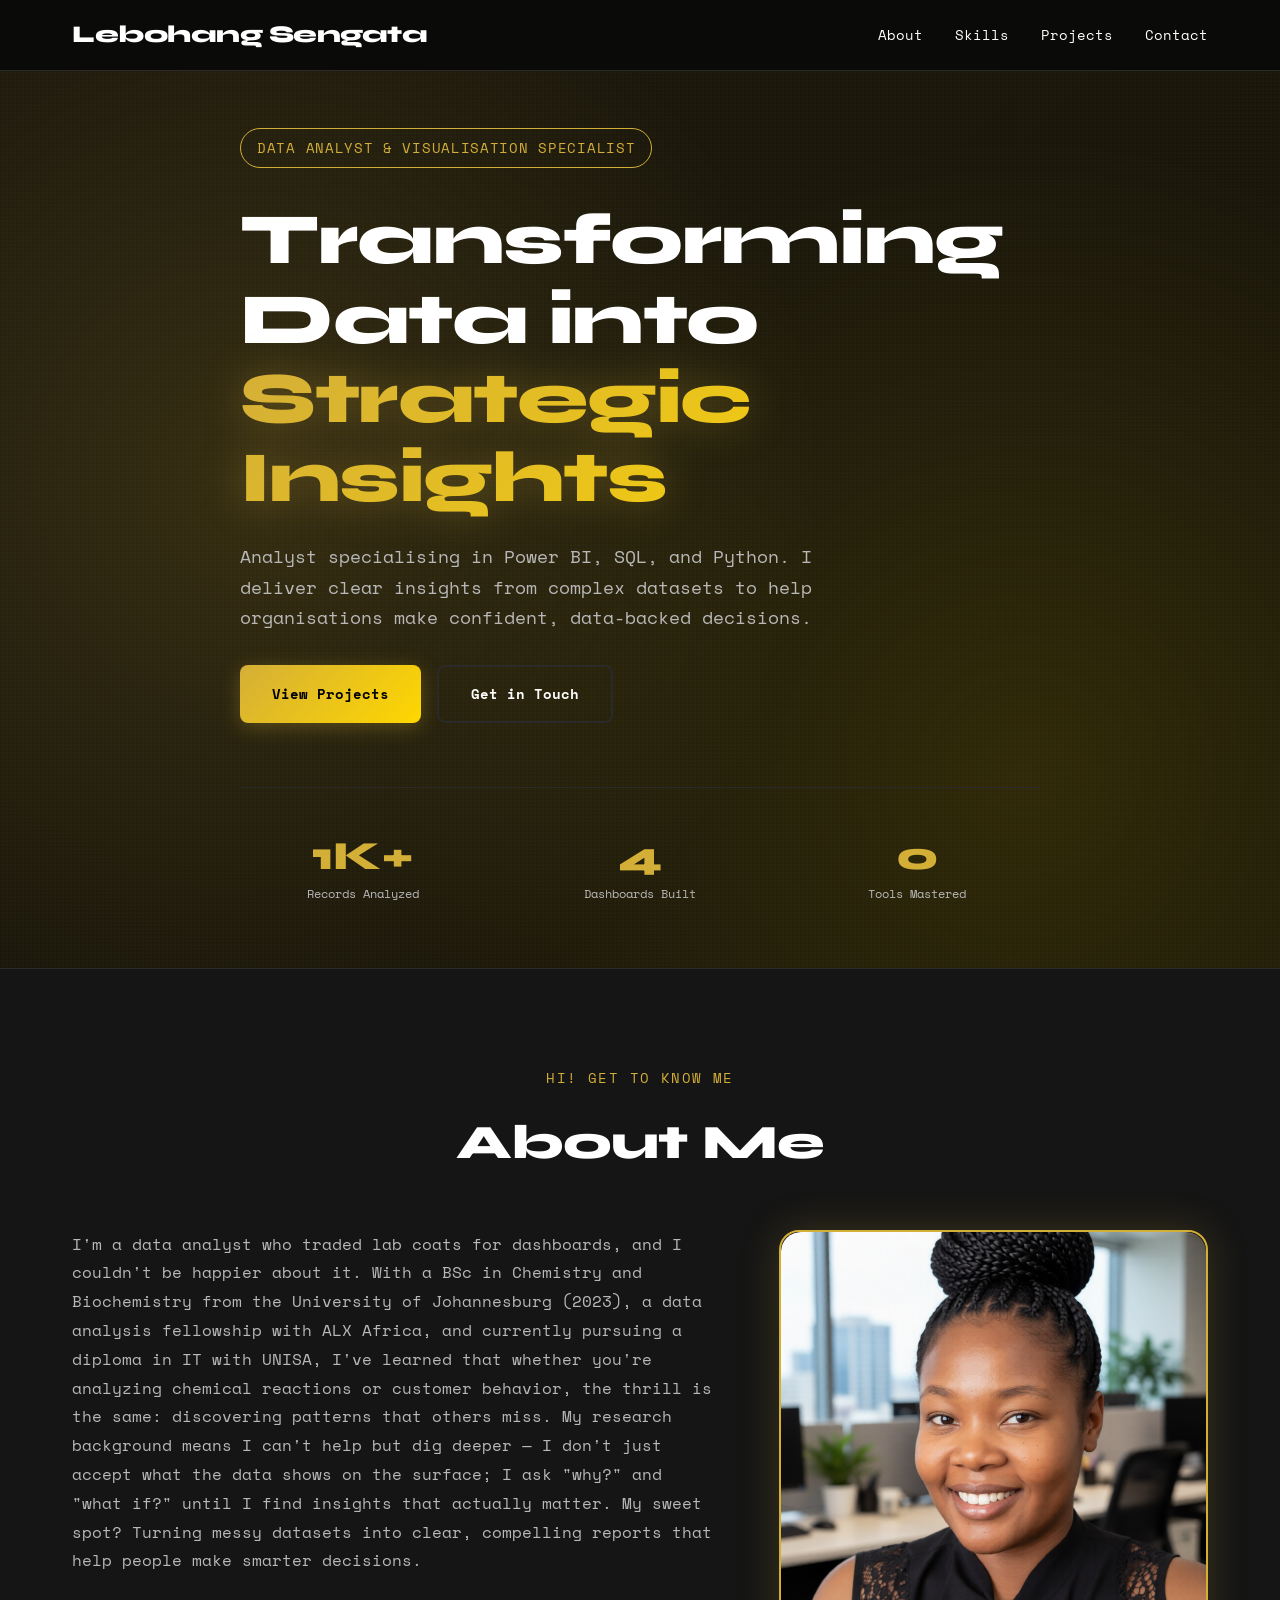
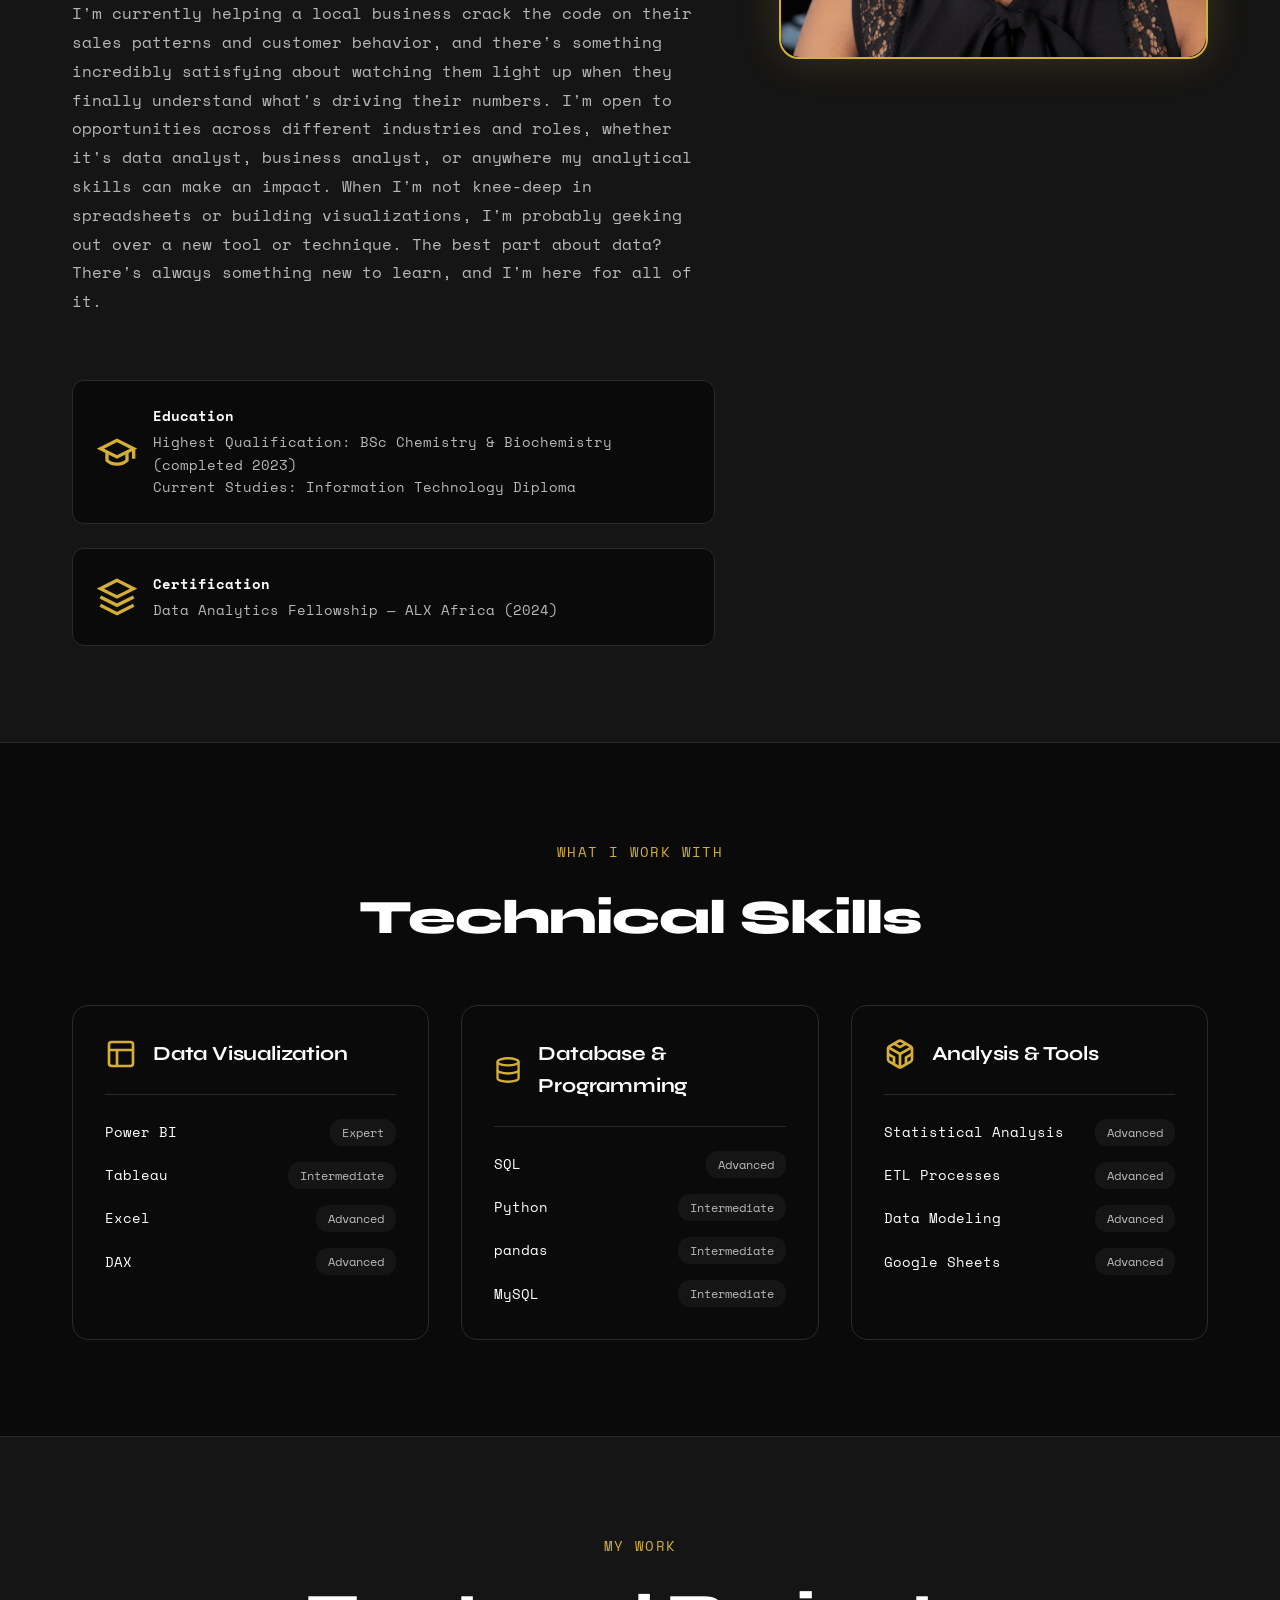
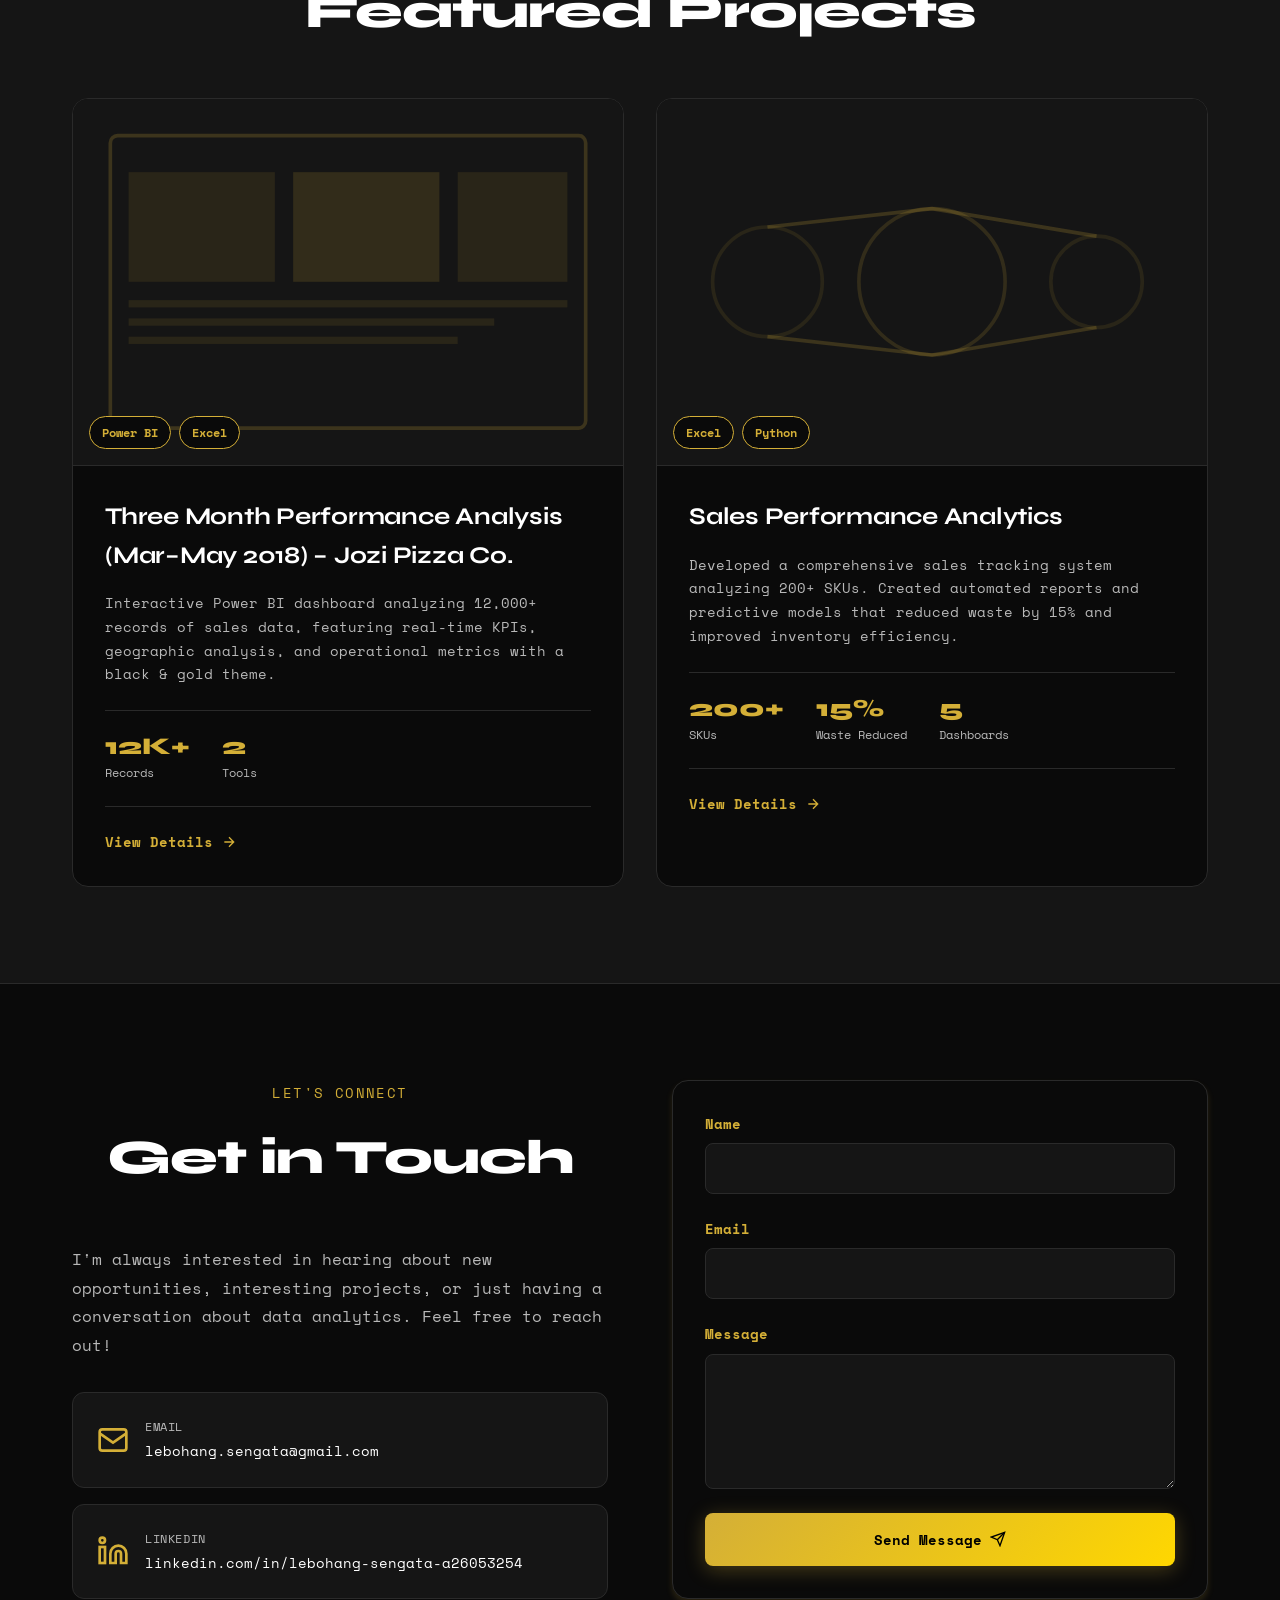
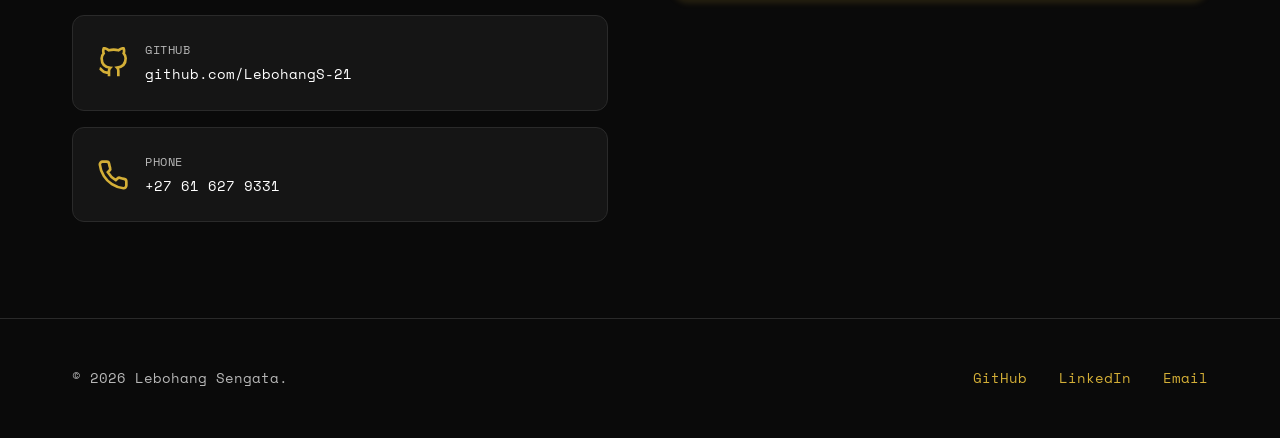
<file: index.html>
<!DOCTYPE html>
<html lang="en">
<head>
    <meta charset="UTF-8">
    <meta name="viewport" content="width=device-width, initial-scale=1.0">
    <title>Lebohang Sengata - Data Analyst Portfolio</title>
    <link rel="stylesheet" href="styles.css">
    <link href="https://fonts.googleapis.com/css2?family=Space+Mono:wght@400;700&family=Syne:wght@400;600;700;800&display=swap" rel="stylesheet">
</head>
<body>
    <!-- Navigation -->
    <nav class="nav">
        <div class="nav-container">
            <a href="#" class="nav-logo">Lebohang Sengata</a>
           
            <ul class="nav-menu" id="navMenu">
                <li><a href="#about" class="nav-link">About</a></li>
                <li><a href="#skills" class="nav-link">Skills</a></li>
                <li><a href="#projects" class="nav-link">Projects</a></li>
                <li><a href="#contact" class="nav-link">Contact</a></li>
            </ul>
            <div class="hamburger" id="hamburger">
                <span></span>
                <span></span>
                <span></span>
            </div>
        </div>
    </nav>

    <!-- Hero Section -->
    <section class="hero">
        <div class="hero-background"></div>
        <div class="container">
            <div class="hero-content">
                <div class="hero-label">Data Analyst &amp; Visualisation Specialist</div>
                <h1 class="hero-title">
                    Transforming Data into
                    <span class="gradient-text">Strategic Insights</span>
                </h1>
                <p class="hero-subtitle">
                    Analyst specialising in Power BI, SQL, and Python. 
                    I deliver clear insights from complex datasets to help organisations make confident, data-backed decisions.
                </p>
                <div class="hero-cta">
                    <a href="#projects" class="btn btn-primary">View Projects</a>
                    <a href="#contact" class="btn btn-secondary">Get in Touch</a>
                </div>
            </div>
            <div class="hero-stats">
                <div class="stat-item">
                    <div class="stat-number">1K+</div>
                    <div class="stat-label">Records Analyzed</div>
                </div>
                <div class="stat-item">
                    <div class="stat-number">15+</div>
                    <div class="stat-label">Dashboards Built</div>
                </div>
                <div class="stat-item">
                    <div class="stat-number">3+</div>
                    <div class="stat-label">Tools Mastered</div>
                </div>
            </div>
        </div>
    </section>

    <!-- About Section -->
    <section id="about" class="about">
        <div class="container">
            <div class="section-header">
                <span class="section-label">Hi! Get to know me</span>
                <h2 class="section-title">About Me</h2>
            </div>
            <div class="about-grid">
                <div class="about-content">
                    <p class="about-text">
                        I'm a data analyst who traded lab coats for dashboards, and I couldn't be happier about it. With a BSc in Chemistry and Biochemistry from the University of Johannesburg (2023), a data analysis fellowship with ALX Africa, 
                        and currently pursuing a diploma in IT with UNISA, I've learned that whether you're analyzing chemical reactions or customer behavior, 
                        the thrill is the same: discovering patterns that others miss. My research background means I can't help but dig deeper — I don't just accept what the data shows on the surface; I ask "why?" and "what if?" until I find insights that actually matter.
                        My sweet spot? Turning messy datasets into clear, compelling reports that help people make smarter decisions.
                    </p>
                    <p class="about-text">
                        I'm currently helping a local business crack the code on their sales patterns and customer behavior,
                        and there's something incredibly satisfying about watching them light up when they finally understand what's driving their numbers.
                        I'm open to opportunities across different industries and roles, whether it's data analyst, business analyst, 
                        or anywhere my analytical skills can make an impact. When I'm not knee-deep in spreadsheets or building visualizations, 
                        I'm probably geeking out over a new tool or technique.
                        The best part about data? There's always something new to learn, and I'm here for all of it.
                    </p>
                    <div class="about-credentials">
                        <div class="credential-item">
                            <svg class="credential-icon" viewBox="0 0 24 24" fill="none" stroke="currentColor" stroke-width="2">
                                <path d="M22 10v6M2 10l10-5 10 5-10 5z"></path>
                                <path d="M6 12v5c3 3 9 3 12 0v-5"></path>
                            </svg>
                            <div>
                                <div class="credential-title">Education</div>
                                <div class="credential-desc">Highest Qualification: BSc Chemistry &amp; Biochemistry (completed 2023)</div>
                                <div class="credential-desc">Current Studies: Information Technology Diploma</div>
                            </div>
                        </div>
                        <div class="credential-item">
                            <svg class="credential-icon" viewBox="0 0 24 24" fill="none" stroke="currentColor" stroke-width="2">
                                <path d="M12 2L2 7l10 5 10-5-10-5z"></path>
                                <path d="M2 17l10 5 10-5M2 12l10 5 10-5"></path>
                            </svg>
                            <div>
                                <div class="credential-title">Certification</div>
                                <div class="credential-desc">Data Analytics Fellowship — ALX Africa (2024)</div>
                            </div>
                        </div>
                    </div>
                </div>
                <div class="about-image">
                    <div class="image-placeholder">
                        <img src="My picture.png" alt="Lebohang Sengata" style="width: 100%; height: 100%; object-fit: cover;">
                    </div>
                </div>
            </div>
        </div>
    </section>


    <!-- Skills Section -->
    <section id="skills" class="skills">
        <div class="container">
            <div class="section-header">
                <span class="section-label">What I work with</span>
                <h2 class="section-title">Technical Skills</h2>
            </div>
            <div class="skills-grid">
                <div class="skill-category">
                    <div class="skill-category-header">
                        <svg class="skill-icon" viewBox="0 0 24 24" fill="none" stroke="currentColor" stroke-width="2">
                            <rect x="3" y="3" width="18" height="18" rx="2"></rect>
                            <path d="M3 9h18M9 21V9"></path>
                        </svg>
                        <h3>Data Visualization</h3>
                    </div>
                    <ul class="skill-list">
                        <li><span class="skill-name">Power BI</span><span class="skill-level">Expert</span></li>
                        <li><span class="skill-name">Tableau</span><span class="skill-level">Intermediate</span></li>
                        <li><span class="skill-name">Excel</span><span class="skill-level">Advanced</span></li>
                        <li><span class="skill-name">DAX</span><span class="skill-level">Advanced</span></li>
                    </ul>
                </div>

                <div class="skill-category">
                    <div class="skill-category-header">
                        <svg class="skill-icon" viewBox="0 0 24 24" fill="none" stroke="currentColor" stroke-width="2">
                            <ellipse cx="12" cy="5" rx="9" ry="3"></ellipse>
                            <path d="M21 12c0 1.66-4 3-9 3s-9-1.34-9-3"></path>
                            <path d="M3 5v14c0 1.66 4 3 9 3s9-1.34 9-3V5"></path>
                        </svg>
                        <h3>Database &amp; Programming</h3>
                    </div>
                    <ul class="skill-list">
                        <li><span class="skill-name">SQL</span><span class="skill-level">Advanced</span></li>
                        <li><span class="skill-name">Python</span><span class="skill-level">Intermediate</span></li>
                        <li><span class="skill-name">pandas</span><span class="skill-level">Intermediate</span></li>
                        <li><span class="skill-name">MySQL</span><span class="skill-level">Intermediate</span></li>
                    </ul>
                </div>

                <div class="skill-category">
                    <div class="skill-category-header">
                        <svg class="skill-icon" viewBox="0 0 24 24" fill="none" stroke="currentColor" stroke-width="2">
                            <path d="M21 16V8a2 2 0 0 0-1-1.73l-7-4a2 2 0 0 0-2 0l-7 4A2 2 0 0 0 3 8v8a2 2 0 0 0 1 1.73l7 4a2 2 0 0 0 2 0l7-4A2 2 0 0 0 21 16z"></path>
                            <polyline points="7.5 4.21 12 6.81 16.5 4.21"></polyline>
                            <polyline points="7.5 19.79 7.5 14.6 3 12"></polyline>
                            <polyline points="21 12 16.5 14.6 16.5 19.79"></polyline>
                            <polyline points="3.27 6.96 12 12.01 20.73 6.96"></polyline>
                            <line x1="12" y1="22.08" x2="12" y2="12"></line>
                        </svg>
                        <h3>Analysis &amp; Tools</h3>
                    </div>
                    <ul class="skill-list">
                        <li><span class="skill-name">Statistical Analysis</span><span class="skill-level">Advanced</span></li>
                        <li><span class="skill-name">ETL Processes</span><span class="skill-level">Advanced</span></li>
                        <li><span class="skill-name">Data Modeling</span><span class="skill-level">Advanced</span></li>
                        <li><span class="skill-name">Google Sheets</span><span class="skill-level">Advanced</span></li>
                    </ul>
                </div>
            </div>
        </div>
    </section>

    <!-- Projects Section -->
    <section id="projects" class="projects">
        <div class="container">
            <div class="section-header">
                <span class="section-label">My work</span>
                <h2 class="section-title">Featured Projects</h2>
            </div>
            <div class="projects-grid">
                <!-- Project 1 -->
                <article class="project-card">
                    <div class="project-image">
                        <div class="project-placeholder">
                            <svg viewBox="0 0 300 200" fill="none">
                                <rect x="20" y="20" width="260" height="160" rx="4" stroke="currentColor" stroke-width="2" opacity="0.2"/>
                                <rect x="30" y="40" width="80" height="60" fill="currentColor" opacity="0.1"/>
                                <rect x="120" y="40" width="80" height="60" fill="currentColor" opacity="0.15"/>
                                <rect x="210" y="40" width="60" height="60" fill="currentColor" opacity="0.1"/>
                                <rect x="30" y="110" width="240" height="4" fill="currentColor" opacity="0.1"/>
                                <rect x="30" y="120" width="200" height="4" fill="currentColor" opacity="0.1"/>
                                <rect x="30" y="130" width="180" height="4" fill="currentColor" opacity="0.1"/>
                            </svg>
                        </div>
                        <div class="project-tags">
                            <span class="tag">Power BI</span>
                            <span class="tag">Excel</span>
                        </div>
                    </div>
                    <div class="project-content">
                        <h3 class="project-title">Three Month Performance Analysis (Mar–May 2018) – Jozi Pizza Co.</h3>
                        <p class="project-description">
                            Interactive Power BI dashboard analyzing 12,000+ records of sales data, featuring real-time KPIs, geographic analysis, and operational metrics with a black &amp; gold theme.
                        </p>
                        <div class="project-stats">
                            <div class="project-stat">
                                <span class="stat-value">12K+</span>
                                <span class="stat-label">Records</span>
                            </div>
                            <div class="project-stat">
                                <span class="stat-value">2</span>
                                <span class="stat-label">Tools</span>
                            </div>
                        </div>
                        <div class="project-links">
                            <a href="project1.html" class="project-link">
                                View Details
                                <svg width="16" height="16" viewBox="0 0 24 24" fill="none" stroke="currentColor" stroke-width="2">
                                    <path d="M5 12h14M12 5l7 7-7 7"/>
                                </svg>
                            </a>
                        </div>
                    </div>
                </article>

                <!-- Project 2 -->
                <article class="project-card">
                    <div class="project-image">
                        <div class="project-placeholder">
                            <svg viewBox="0 0 300 200" fill="none">
                                <circle cx="60" cy="100" r="30" stroke="currentColor" stroke-width="2" opacity="0.1"/>
                                <circle cx="150" cy="100" r="40" stroke="currentColor" stroke-width="2" opacity="0.15"/>
                                <circle cx="240" cy="100" r="25" stroke="currentColor" stroke-width="2" opacity="0.1"/>
                                <path d="M60 70 L150 60 L240 75" stroke="currentColor" stroke-width="2" opacity="0.2"/>
                                <path d="M60 130 L150 140 L240 125" stroke="currentColor" stroke-width="2" opacity="0.2"/>
                            </svg>
                        </div>
                        <div class="project-tags">
                            <span class="tag">Excel</span>
                            <span class="tag">Python</span>
                        </div>
                    </div>
                    <div class="project-content">
                        <h3 class="project-title">Sales Performance Analytics</h3>
                        <p class="project-description">
                            Developed a comprehensive sales tracking system analyzing 200+ SKUs. Created automated 
                            reports and predictive models that reduced waste by 15% and improved inventory efficiency.
                        </p>
                        <div class="project-stats">
                            <div class="project-stat">
                                <span class="stat-value">200+</span>
                                <span class="stat-label">SKUs</span>
                            </div>
                            <div class="project-stat">
                                <span class="stat-value">15%</span>
                                <span class="stat-label">Waste Reduced</span>
                            </div>
                            <div class="project-stat">
                                <span class="stat-value">5</span>
                                <span class="stat-label">Dashboards</span>
                            </div>
                        </div>
                        <div class="project-links">
                            <a href="#" class="project-link">
                                View Details
                                <svg width="16" height="16" viewBox="0 0 24 24" fill="none" stroke="currentColor" stroke-width="2">
                                    <path d="M5 12h14M12 5l7 7-7 7"/>
                                </svg>
                            </a>
                        </div>
                    </div>
                </article>

        
            </div>
        </div>
    </section>

    <!-- Contact Section -->
    <section id="contact" class="contact">
        <div class="container">
            <div class="contact-grid">
                <div class="contact-info">
                    <div class="section-header">
                        <span class="section-label">Let's connect</span>
                        <h2 class="section-title">Get in Touch</h2>
                    </div>
                    <p class="contact-text">
                        I'm always interested in hearing about new opportunities, interesting projects, 
                        or just having a conversation about data analytics. Feel free to reach out!
                    </p>
                    <div class="contact-methods">
                        <a href="mailto:lebohang.sengata@gmail.com" class="contact-method">
                            <svg class="contact-icon" viewBox="0 0 24 24" fill="none" stroke="currentColor" stroke-width="2">
                                <rect x="2" y="4" width="20" height="16" rx="2"></rect>
                                <path d="M22 7l-10 7L2 7"></path>
                            </svg>
                            <div>
                                <div class="contact-label">Email</div>
                                <div class="contact-value">lebohang.sengata@gmail.com</div>
                            </div>
                        </a>
                        <a href="https://linkedin.com/in/lebohang-sengata-a26053254" target="_blank" class="contact-method">
                            <svg class="contact-icon" viewBox="0 0 24 24" fill="none" stroke="currentColor" stroke-width="2">
                                <path d="M16 8a6 6 0 0 1 6 6v7h-4v-7a2 2 0 0 0-2-2 2 2 0 0 0-2 2v7h-4v-7a6 6 0 0 1 6-6z"></path>
                                <rect x="2" y="9" width="4" height="12"></rect>
                                <circle cx="4" cy="4" r="2"></circle>
                            </svg>
                            <div>
                                <div class="contact-label">LinkedIn</div>
                                <div class="contact-value">linkedin.com/in/lebohang-sengata-a26053254</div>
                            </div>
                        </a>
                        <a href="https://github.com/LebohangS-21/lebohangS.github.io" target="_blank" class="contact-method">
                            <svg class="contact-icon" viewBox="0 0 24 24" fill="none" stroke="currentColor" stroke-width="2">
                                <path d="M9 19c-5 1.5-5-2.5-7-3m14 6v-3.87a3.37 3.37 0 0 0-.94-2.61c3.14-.35 6.44-1.54 6.44-7A5.44 5.44 0 0 0 20 4.77 5.07 5.07 0 0 0 19.91 1S18.73.65 16 2.48a13.38 13.38 0 0 0-7 0C6.27.65 5.09 1 5.09 1A5.07 5.07 0 0 0 5 4.77a5.44 5.44 0 0 0-1.5 3.78c0 5.42 3.3 6.61 6.44 7A3.37 3.37 0 0 0 9 18.13V22"></path>
                            </svg>
                            <div>
                                <div class="contact-label">GitHub</div>
                                <div class="contact-value">github.com/LebohangS-21</div>
                            </div>
                        </a>
                        <a href="tel:+27616279331" class="contact-method">
                            <svg class="contact-icon" viewBox="0 0 24 24" fill="none" stroke="currentColor" stroke-width="2">
                                <path d="M22 16.92v3a2 2 0 0 1-2.18 2 19.79 19.79 0 0 1-8.63-3.07 19.5 19.5 0 0 1-6-6 19.79 19.79 0 0 1-3.07-8.67A2 2 0 0 1 4.11 2h3a2 2 0 0 1 2 1.72 12.84 12.84 0 0 0 .7 2.81 2 2 0 0 1-.45 2.11L8.09 9.91a16 16 0 0 0 6 6l1.27-1.27a2 2 0 0 1 2.11-.45 12.84 12.84 0 0 0 2.81.7A2 2 0 0 1 22 16.92z"></path>
                            </svg>
                            <div>
                                <div class="contact-label">Phone</div>
                                <div class="contact-value">+27 61 627 9331</div>
                            </div>
                        </a>
                    </div>
                </div>
                <div class="contact-form-wrapper">
                    <form class="contact-form" id="contactForm">
                        <div class="form-group">
                            <label for="name">Name</label>
                            <input type="text" id="name" name="name" required>
                        </div>
                        <div class="form-group">
                            <label for="email">Email</label>
                            <input type="email" id="email" name="email" required>
                        </div>
                        <div class="form-group">
                            <label for="message">Message</label>
                            <textarea id="message" name="message" rows="5" required></textarea>
                        </div>
                        <button type="submit" class="btn btn-primary btn-full">
                            Send Message
                            <svg width="16" height="16" viewBox="0 0 24 24" fill="none" stroke="currentColor" stroke-width="2">
                                <line x1="22" y1="2" x2="11" y2="13"></line>
                                <polygon points="22 2 15 22 11 13 2 9 22 2"></polygon>
                            </svg>
                        </button>
                    </form>
                </div>
            </div>
        </div>
    </section>

    <!-- Footer -->
    <footer class="footer">
        <div class="container">
            <div class="footer-content">
                <p>&copy; 2026 Lebohang Sengata.</p>
                <div class="footer-links">
                    <a href="https://github.com/LebohangS-21/lebohangS.github.io" target="_blank">GitHub</a>
                    <a href="https://www.linkedin.com/in/lebohang-sengata-a26053254" target="_blank">LinkedIn</a>
                    <a href="mailto:lebohang.sengata@gmail.com">Email</a>
                </div>
            </div>
        </div>
    </footer>

    <script src="script.js"></script>
</body>
</html>
</file>
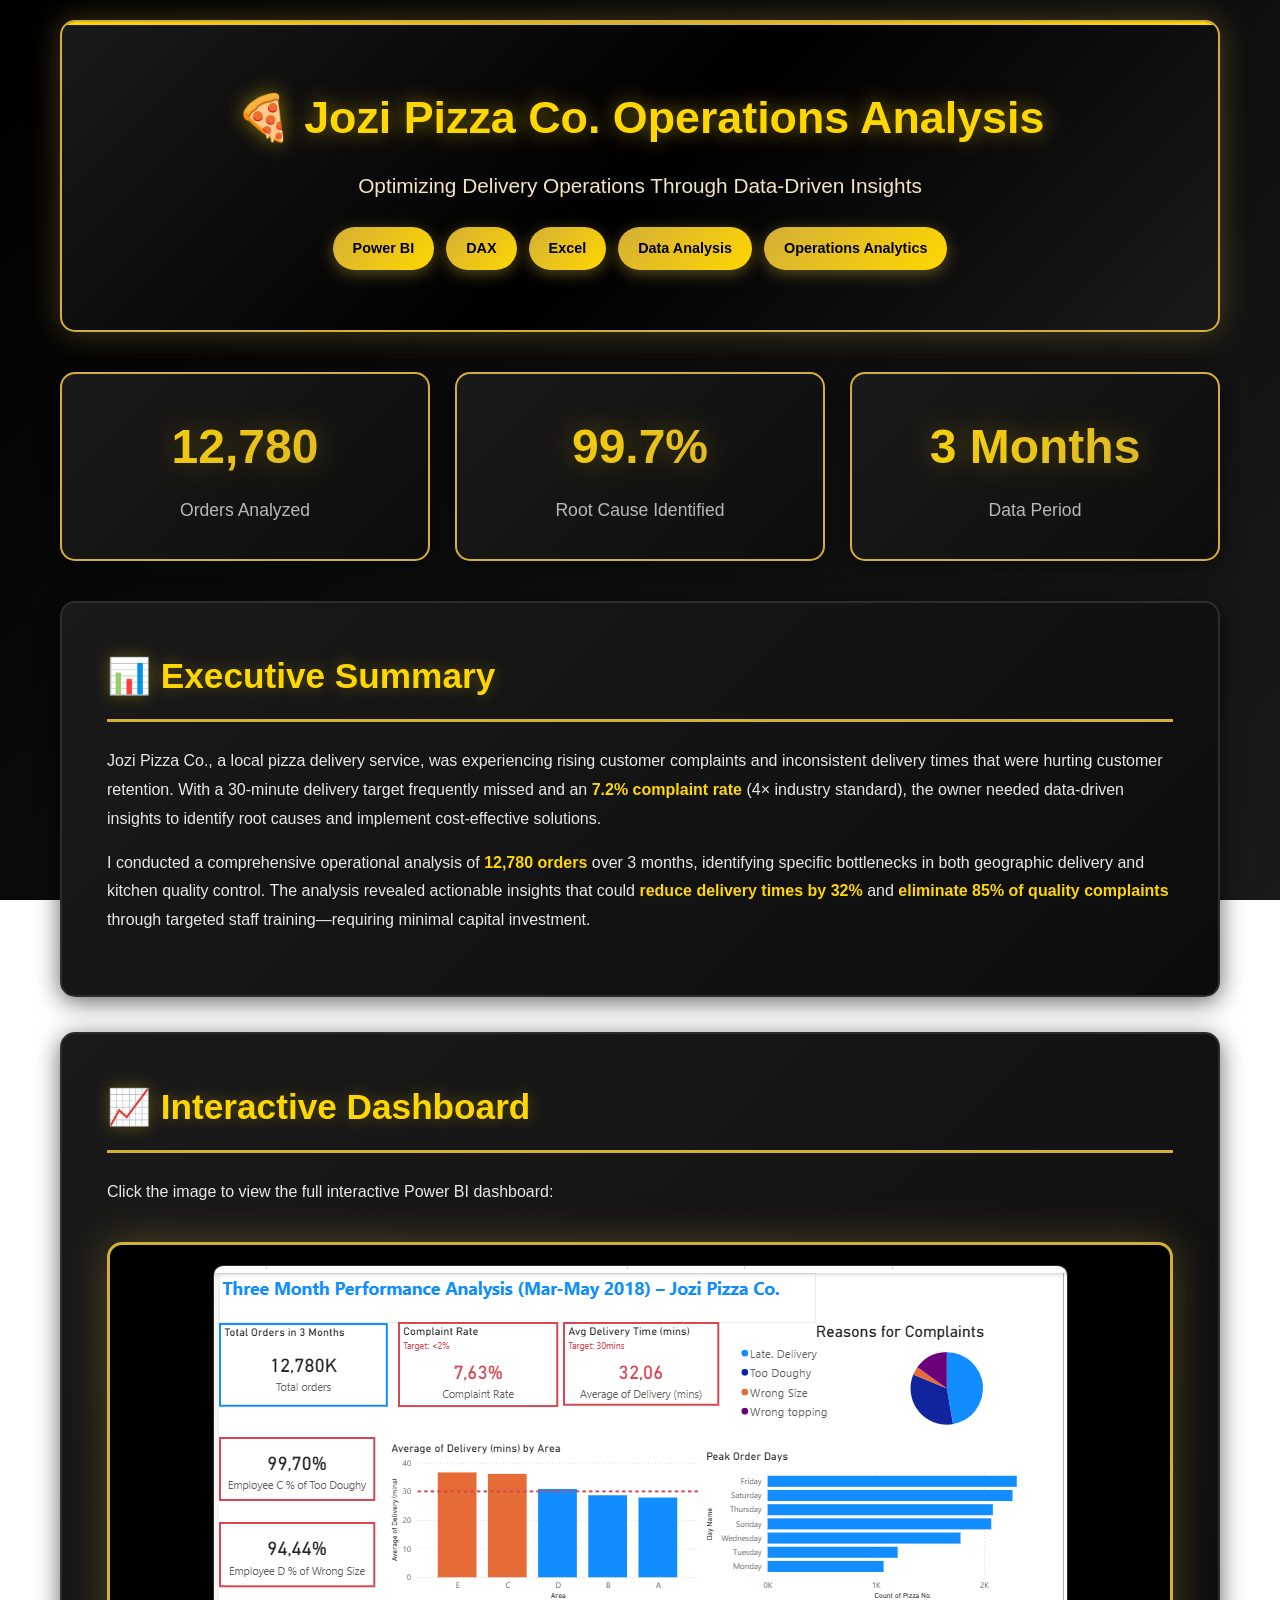
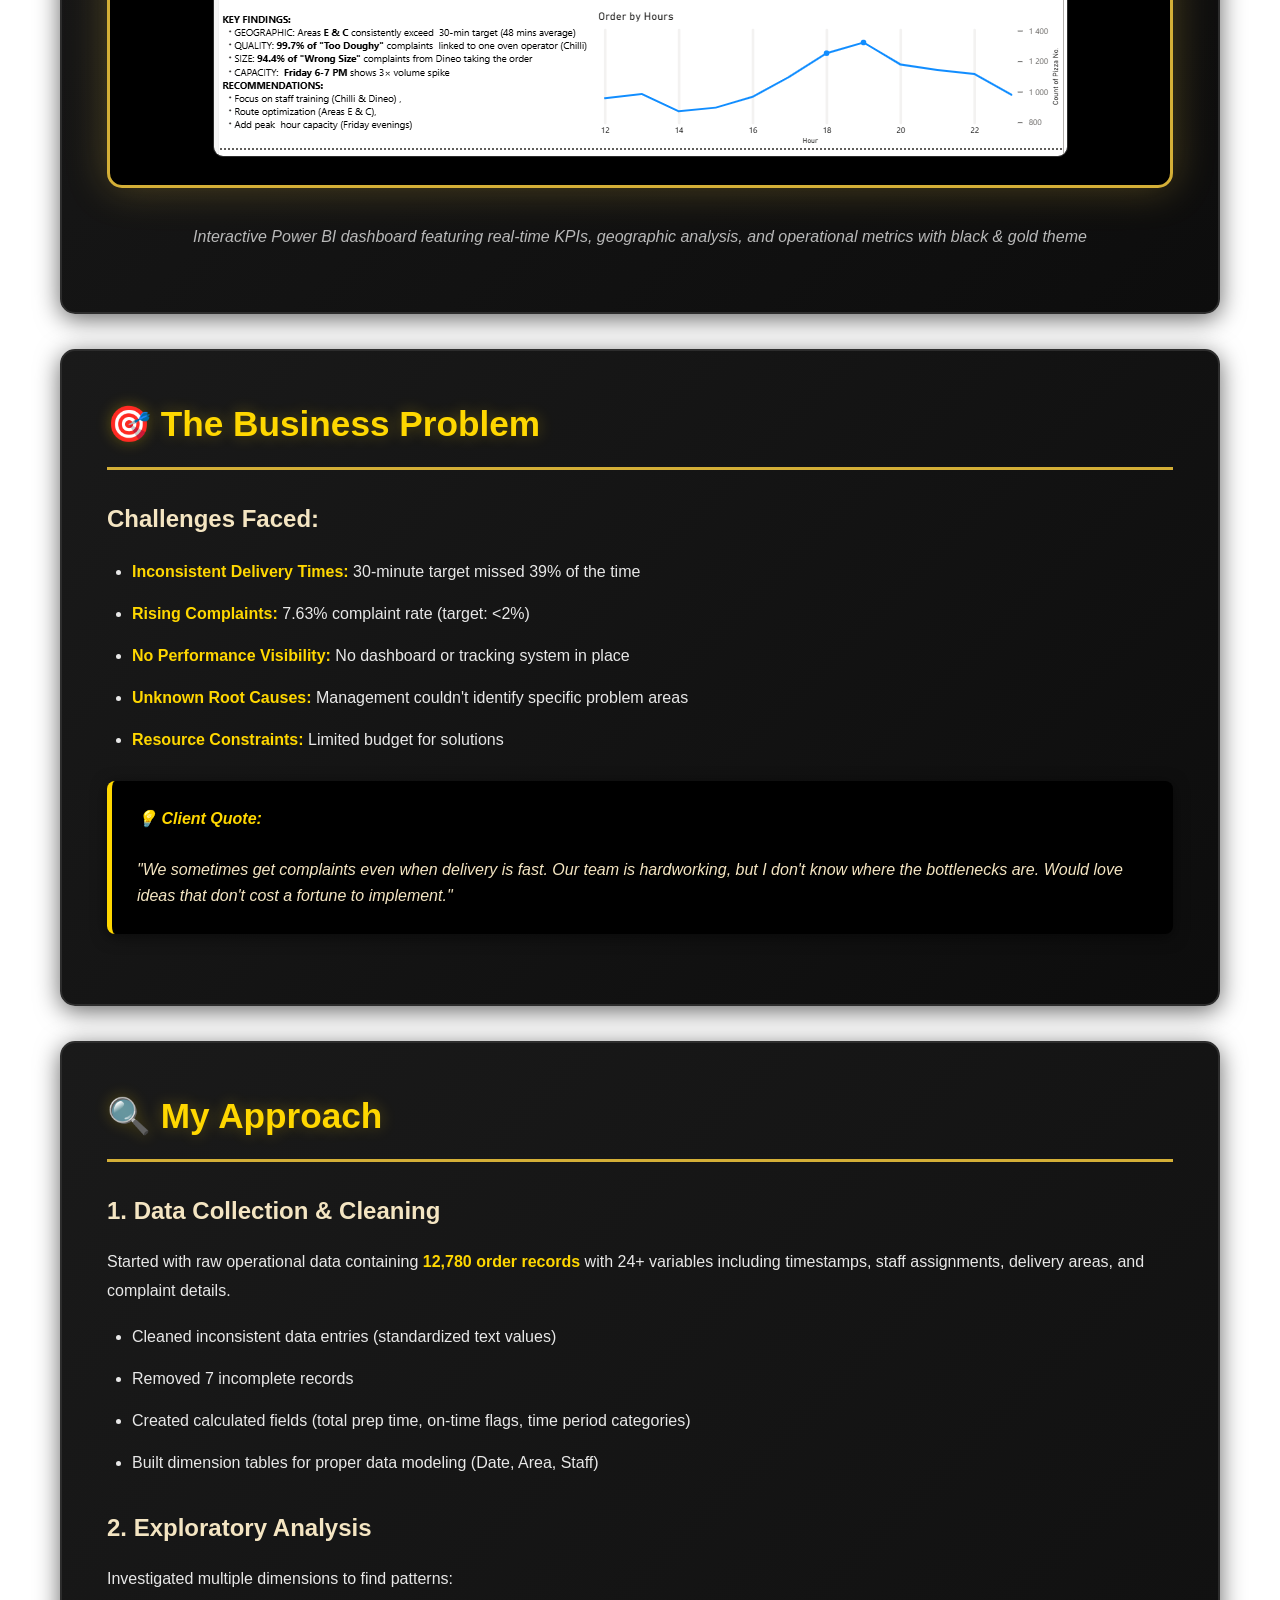
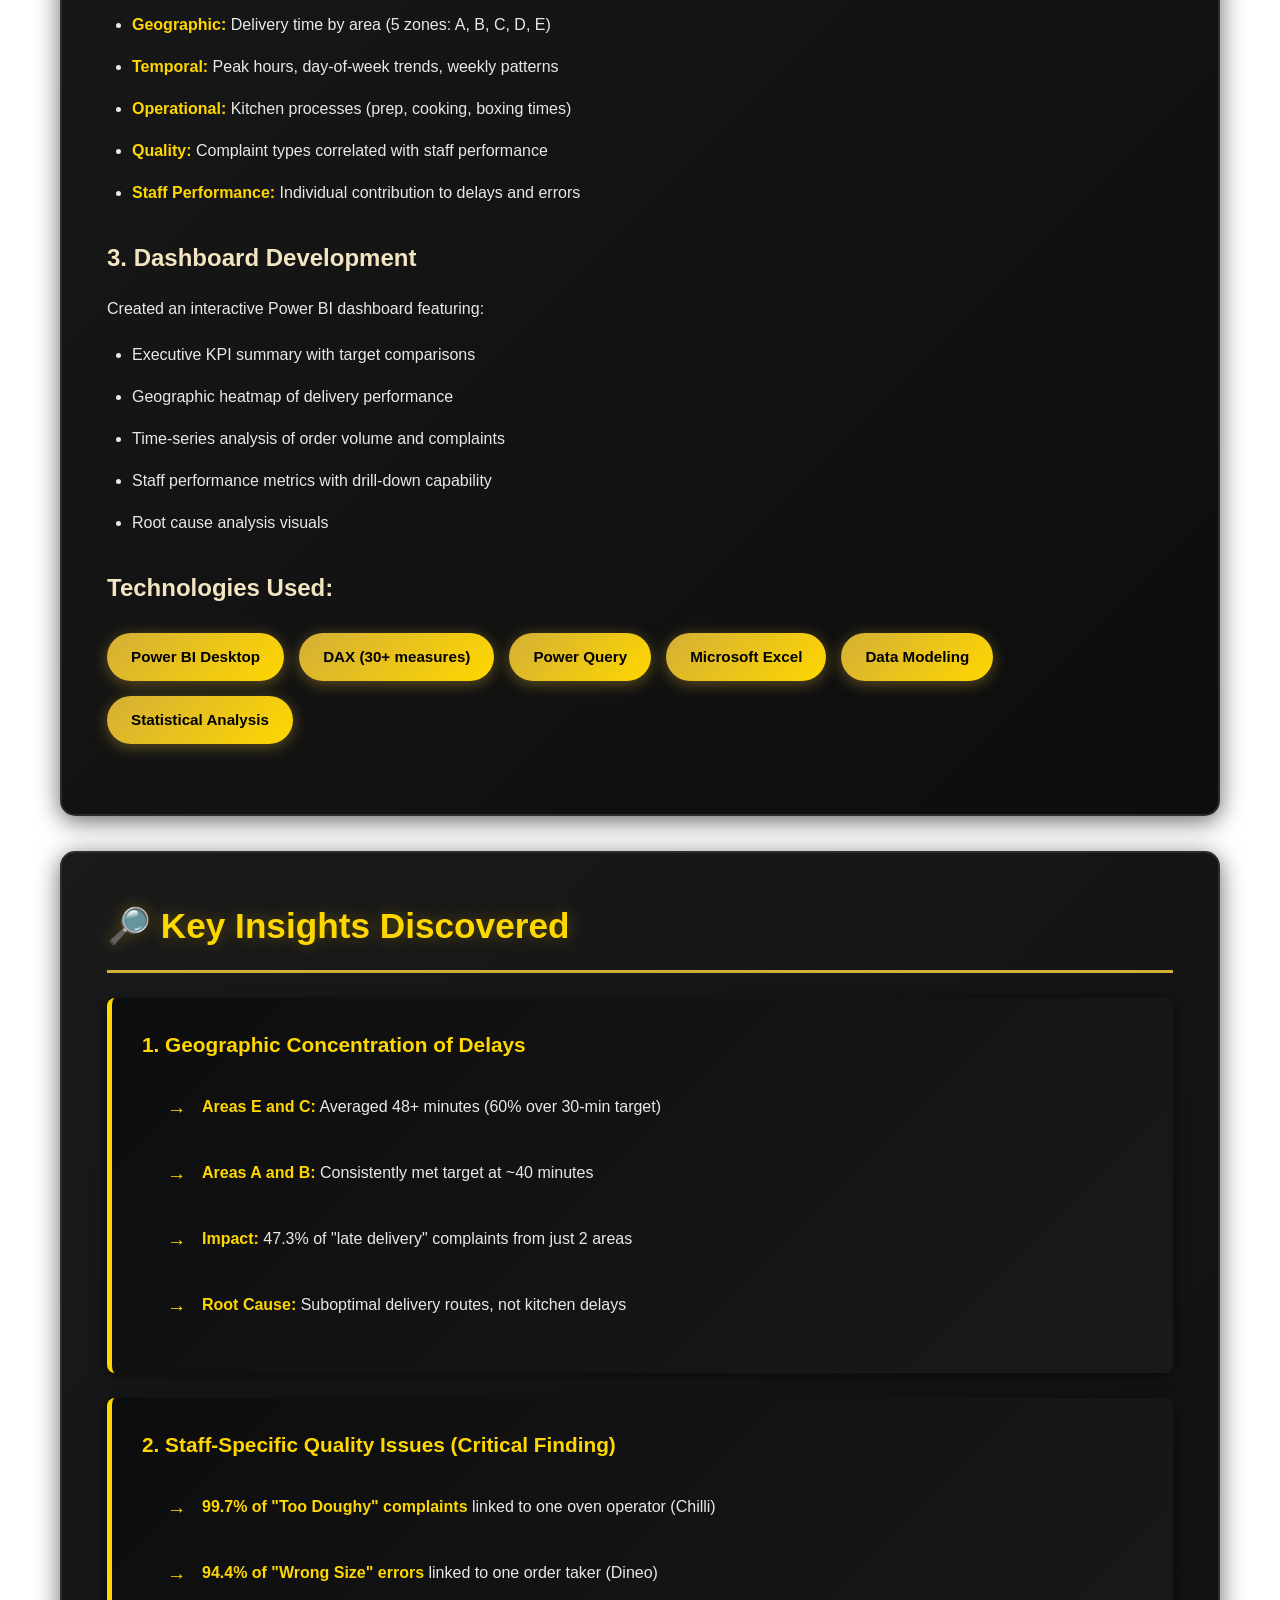
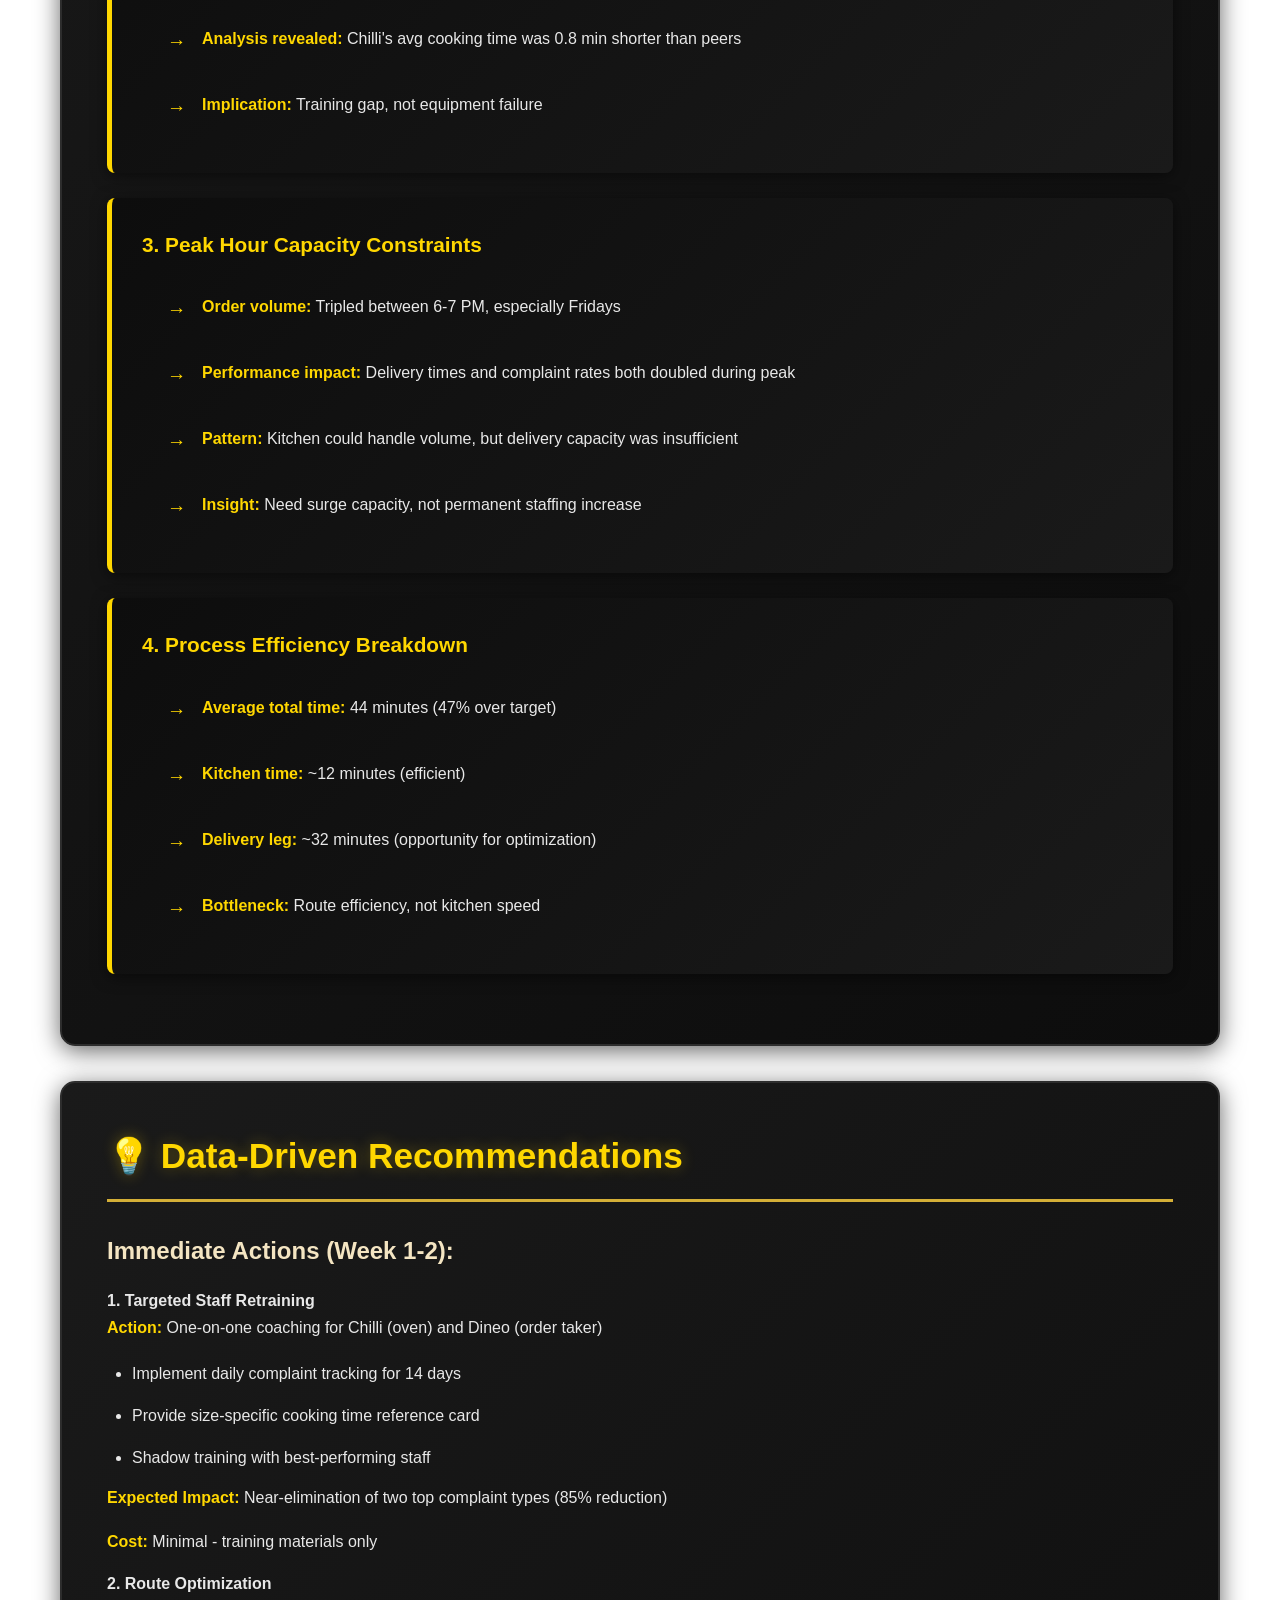
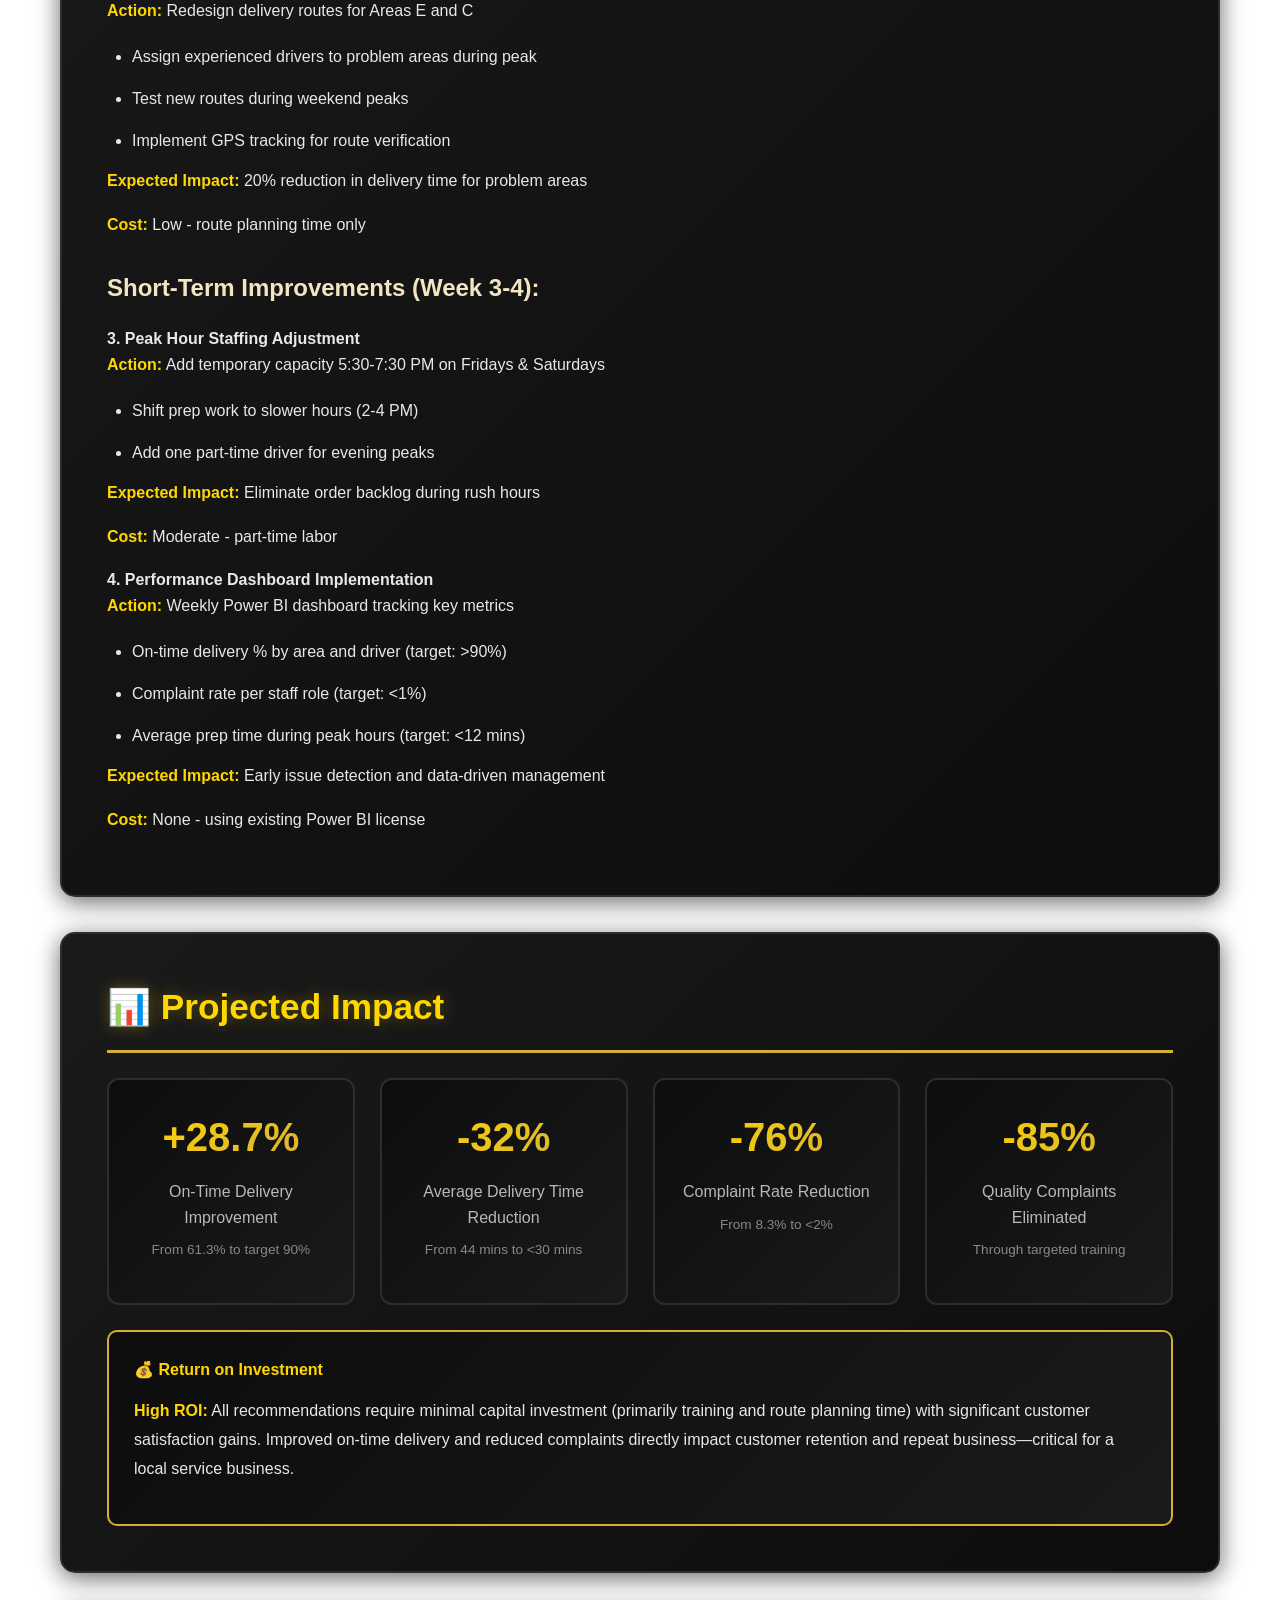
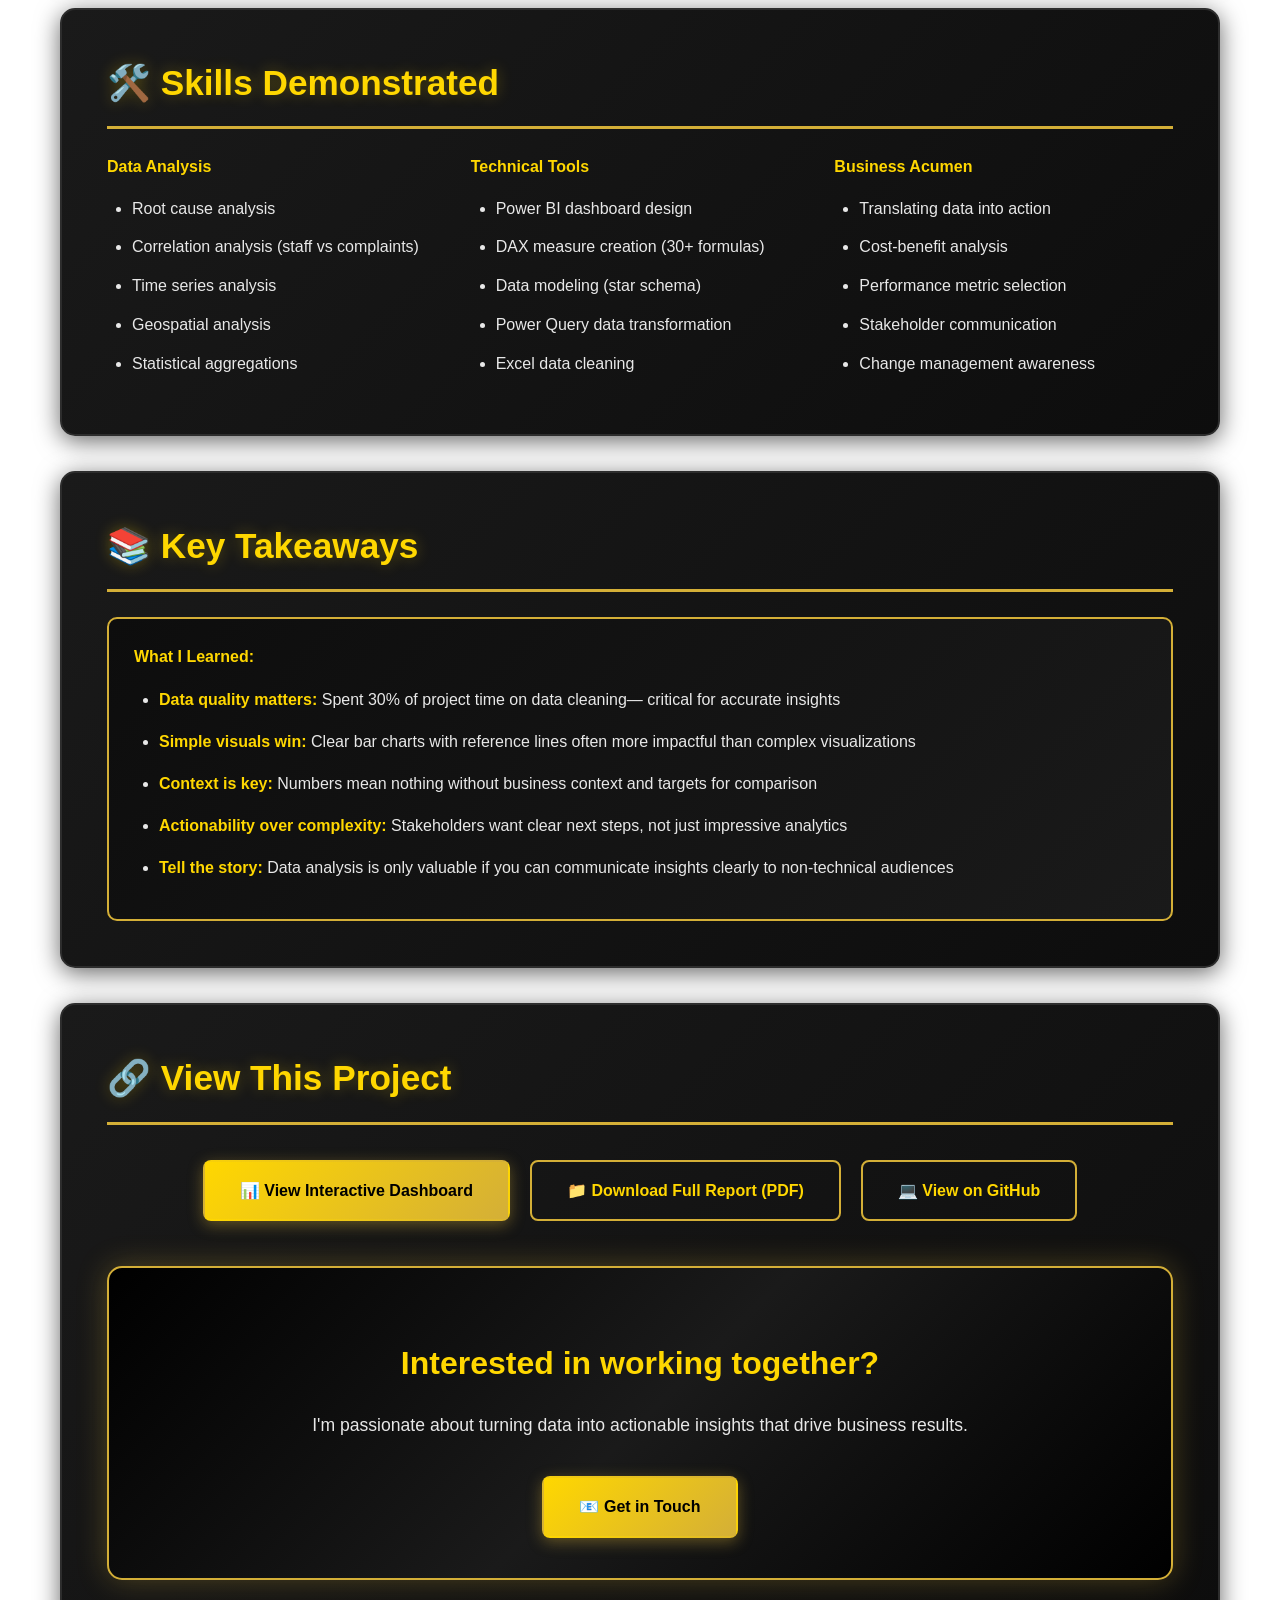
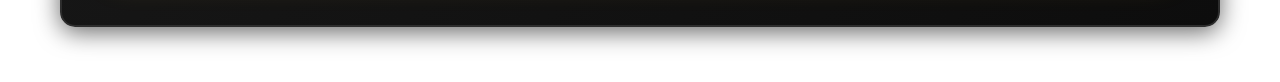
<file: project1.html>
<!DOCTYPE html>
<html lang="en">
<head>
    <meta charset="UTF-8">
    <meta name="viewport" content="width=device-width, initial-scale=1.0">
    <title>Jozi Pizza Co. - Operations Analysis | Your Name</title>
    <style>
        * {
            margin: 0;
            padding: 0;
            box-sizing: border-box;
        }
        
        body {
            font-family: 'Segoe UI', 'Helvetica Neue', Arial, sans-serif;
            line-height: 1.6;
            color: #E8E8E8;
            background: linear-gradient(135deg, #000000 0%, #1a1a1a 100%);
            background-attachment: fixed;
        }
        
        .container {
            max-width: 1200px;
            margin: 0 auto;
            padding: 20px;
        }
        
        /* Header */
        .project-header {
            background: linear-gradient(135deg, #1a1a1a 0%, #000000 50%, #1a1a1a 100%);
            color: #FFD700;
            padding: 60px 20px;
            text-align: center;
            margin-bottom: 40px;
            border-radius: 15px;
            border: 2px solid #D4AF37;
            box-shadow: 0 0 30px rgba(212, 175, 55, 0.3);
            position: relative;
            overflow: hidden;
        }
        
        .project-header::before {
            content: '';
            position: absolute;
            top: 0;
            left: 0;
            right: 0;
            height: 3px;
            background: linear-gradient(90deg, #FFD700, #D4AF37, #FFD700);
        }
        
        .project-header h1 {
            font-size: 2.8em;
            margin-bottom: 10px;
            text-shadow: 0 0 20px rgba(255, 215, 0, 0.5);
            font-weight: 700;
        }
        
        .project-header p {
            font-size: 1.3em;
            color: #F4E5C2;
            margin-top: 15px;
        }
        
        /* Badges */
        .badges {
            display: flex;
            gap: 12px;
            justify-content: center;
            margin-top: 25px;
            flex-wrap: wrap;
        }
        
        .badge {
            background: linear-gradient(135deg, #D4AF37 0%, #FFD700 100%);
            color: #000000;
            padding: 10px 20px;
            border-radius: 25px;
            font-size: 0.9em;
            font-weight: 600;
            box-shadow: 0 4px 15px rgba(212, 175, 55, 0.4);
            transition: transform 0.3s ease, box-shadow 0.3s ease;
        }
        
        .badge:hover {
            transform: translateY(-3px);
            box-shadow: 0 6px 20px rgba(255, 215, 0, 0.6);
        }
        
        /* Metrics */
        .metrics {
            display: grid;
            grid-template-columns: repeat(auto-fit, minmax(250px, 1fr));
            gap: 25px;
            margin-bottom: 40px;
        }
        
        .metric-card {
            background: linear-gradient(135deg, #1a1a1a 0%, #0d0d0d 100%);
            padding: 35px;
            border-radius: 15px;
            border: 2px solid #D4AF37;
            text-align: center;
            transition: transform 0.3s ease, box-shadow 0.3s ease;
            box-shadow: 0 5px 20px rgba(0, 0, 0, 0.5);
        }
        
        .metric-card:hover {
            transform: translateY(-5px);
            border-color: #FFD700;
            box-shadow: 0 8px 30px rgba(212, 175, 55, 0.4);
        }
        
        .metric-value {
            font-size: 3em;
            font-weight: bold;
            background: linear-gradient(135deg, #FFD700 0%, #D4AF37 100%);
            -webkit-background-clip: text;
            -webkit-text-fill-color: transparent;
            background-clip: text;
            margin-bottom: 10px;
            text-shadow: 0 0 30px rgba(255, 215, 0, 0.3);
        }
        
        .metric-label {
            color: #B8B8B8;
            font-size: 1.1em;
            font-weight: 500;
        }
        
        /* Content Sections */
        .section {
            background: linear-gradient(135deg, #1a1a1a 0%, #0d0d0d 100%);
            padding: 45px;
            margin-bottom: 35px;
            border-radius: 15px;
            border: 2px solid #2d2d2d;
            box-shadow: 0 5px 25px rgba(0, 0, 0, 0.6);
            transition: border-color 0.3s ease;
        }
        
        .section:hover {
            border-color: #D4AF37;
        }
        
        .section h2 {
            color: #FFD700;
            margin-bottom: 25px;
            font-size: 2.2em;
            border-bottom: 3px solid #D4AF37;
            padding-bottom: 15px;
            text-shadow: 0 0 15px rgba(255, 215, 0, 0.3);
        }
        
        .section h3 {
            color: #F4E5C2;
            margin-top: 30px;
            margin-bottom: 18px;
            font-size: 1.5em;
        }
        
        .section p {
            color: #E8E8E8;
            line-height: 1.8;
            margin-bottom: 15px;
        }
        
        .section ul {
            margin-left: 25px;
            line-height: 2;
            color: #E8E8E8;
        }
        
        .section ul li {
            margin-bottom: 10px;
        }
        
        .section strong {
            color: #FFD700;
        }
        
        /* Dashboard Image */
        .dashboard-container {
            margin: 35px 0;
            text-align: center;
            padding: 20px;
            background: #000000;
            border-radius: 15px;
            border: 3px solid #D4AF37;
            box-shadow: 0 0 40px rgba(212, 175, 55, 0.3);
        }
        
        .dashboard-container img {
            max-width: 100%;
            height: auto;
            border-radius: 10px;
            cursor: pointer;
            transition: transform 0.3s ease, box-shadow 0.3s ease;
            border: 1px solid #2d2d2d;
        }
        
        .dashboard-container img:hover {
            transform: scale(1.02);
            box-shadow: 0 0 50px rgba(255, 215, 0, 0.5);
        }
        
        /* Findings */
        .findings {
            background: linear-gradient(135deg, #0d0d0d 0%, #1a1a1a 100%);
            padding: 30px;
            border-left: 5px solid #FFD700;
            margin: 25px 0;
            border-radius: 8px;
            box-shadow: 0 3px 15px rgba(0, 0, 0, 0.5);
        }
        
        .findings h4 {
            color: #FFD700;
            margin-bottom: 18px;
            font-size: 1.3em;
        }
        
        .findings ul {
            list-style-type: none;
            padding-left: 0;
        }
        
        .findings li {
            padding: 12px 0;
            padding-left: 35px;
            position: relative;
            color: #E8E8E8;
        }
        
        .findings li:before {
            content: "→";
            position: absolute;
            left: 0;
            color: #FFD700;
            font-weight: bold;
            font-size: 1.2em;
        }
        
        /* Technologies */
        .tech-stack {
            display: flex;
            gap: 15px;
            flex-wrap: wrap;
            margin: 25px 0;
        }
        
        .tech-item {
            background: linear-gradient(135deg, #D4AF37 0%, #FFD700 100%);
            color: #000000;
            padding: 12px 24px;
            border-radius: 25px;
            font-size: 0.95em;
            font-weight: 600;
            box-shadow: 0 3px 15px rgba(212, 175, 55, 0.4);
            transition: transform 0.3s ease;
        }
        
        .tech-item:hover {
            transform: translateY(-3px);
            box-shadow: 0 5px 20px rgba(255, 215, 0, 0.6);
        }
        
        /* Impact Section */
        .impact-grid {
            display: grid;
            grid-template-columns: repeat(auto-fit, minmax(220px, 1fr));
            gap: 25px;
            margin-top: 25px;
        }
        
        .impact-item {
            text-align: center;
            padding: 25px;
            background: linear-gradient(135deg, #0d0d0d 0%, #1a1a1a 100%);
            border-radius: 12px;
            border: 2px solid #2d2d2d;
            transition: border-color 0.3s ease, transform 0.3s ease;
        }
        
        .impact-item:hover {
            border-color: #D4AF37;
            transform: translateY(-5px);
        }
        
        .impact-number {
            font-size: 2.5em;
            font-weight: bold;
            background: linear-gradient(135deg, #FFD700 0%, #D4AF37 100%);
            -webkit-background-clip: text;
            -webkit-text-fill-color: transparent;
            background-clip: text;
            margin-bottom: 10px;
        }
        
        .impact-description {
            color: #B8B8B8;
            margin-top: 10px;
            font-weight: 500;
        }
        
        /* CTA Buttons */
        .cta-buttons {
            display: flex;
            gap: 20px;
            margin-top: 35px;
            flex-wrap: wrap;
            justify-content: center;
        }
        
        .btn {
            padding: 16px 35px;
            border-radius: 8px;
            text-decoration: none;
            font-weight: 600;
            transition: all 0.3s ease;
            display: inline-block;
            border: 2px solid transparent;
        }
        
        .btn:hover {
            transform: translateY(-3px);
        }
        
        .btn-primary {
            background: linear-gradient(135deg, #FFD700 0%, #D4AF37 100%);
            color: #000000;
            box-shadow: 0 4px 15px rgba(212, 175, 55, 0.4);
        }
        
        .btn-primary:hover {
            box-shadow: 0 6px 25px rgba(255, 215, 0, 0.6);
        }
        
        .btn-secondary {
            background: transparent;
            color: #FFD700;
            border: 2px solid #D4AF37;
        }
        
        .btn-secondary:hover {
            background: linear-gradient(135deg, #D4AF37 0%, #FFD700 100%);
            color: #000000;
            border-color: #FFD700;
        }
        
        /* Quote Box */
        .quote-box {
            background: #000000;
            border-left: 5px solid #FFD700;
            padding: 25px;
            margin: 25px 0;
            border-radius: 8px;
            font-style: italic;
            color: #F4E5C2;
            box-shadow: 0 3px 15px rgba(0, 0, 0, 0.5);
        }
        
        /* Table Styling */
        table {
            width: 100%;
            border-collapse: collapse;
            margin: 25px 0;
            background: #0d0d0d;
            border-radius: 10px;
            overflow: hidden;
        }
        
        table th {
            background: linear-gradient(135deg, #D4AF37 0%, #FFD700 100%);
            color: #000000;
            padding: 15px;
            text-align: left;
            font-weight: 600;
        }
        
        table td {
            padding: 15px;
            border-bottom: 1px solid #2d2d2d;
            color: #E8E8E8;
        }
        
        table tr:hover {
            background: #1a1a1a;
        }
        
        /* Info Box */
        .info-box {
            background: linear-gradient(135deg, #0d0d0d 0%, #1a1a1a 100%);
            padding: 25px;
            border-radius: 10px;
            border: 2px solid #D4AF37;
            margin-top: 25px;
        }
        
        .info-box h4 {
            color: #FFD700;
            margin-bottom: 15px;
        }
        
        /* Final CTA */
        .final-cta {
            margin-top: 45px;
            padding: 40px;
            background: linear-gradient(135deg, #000000 0%, #1a1a1a 50%, #000000 100%);
            color: #F4E5C2;
            border-radius: 15px;
            text-align: center;
            border: 2px solid #D4AF37;
            box-shadow: 0 0 30px rgba(212, 175, 55, 0.3);
        }
        
        .final-cta h3 {
            color: #FFD700;
            margin-bottom: 18px;
            font-size: 2em;
        }
        
        /* Responsive */
        @media (max-width: 768px) {
            .project-header h1 {
                font-size: 2em;
            }
            
            .metrics {
                grid-template-columns: 1fr;
            }
            
            .section {
                padding: 25px;
            }
            
            .metric-value {
                font-size: 2.5em;
            }
            
            .cta-buttons {
                flex-direction: column;
            }
            
            .btn {
                width: 100%;
                text-align: center;
            }
        }
        
        /* Scroll Bar Styling */
        ::-webkit-scrollbar {
            width: 12px;
        }
        
        ::-webkit-scrollbar-track {
            background: #0d0d0d;
        }
        
        ::-webkit-scrollbar-thumb {
            background: linear-gradient(135deg, #D4AF37 0%, #FFD700 100%);
            border-radius: 10px;
        }
        
        ::-webkit-scrollbar-thumb:hover {
            background: #FFD700;
        }
    </style>
</head>
<body>
    <div class="container">
        <!-- Header -->
        <div class="project-header">
            <h1>🍕 Jozi Pizza Co. Operations Analysis</h1>
            <p>Optimizing Delivery Operations Through Data-Driven Insights</p>
            
            <div class="badges">
                <span class="badge">Power BI</span>
                <span class="badge">DAX</span>
                <span class="badge">Excel</span>
                <span class="badge">Data Analysis</span>
                <span class="badge">Operations Analytics</span>
            </div>
        </div>
        
        <!-- Key Metrics -->
        <div class="metrics">
            <div class="metric-card">
                <div class="metric-value">12,780</div>
                <div class="metric-label">Orders Analyzed</div>
            </div>
            <div class="metric-card">
                <div class="metric-value">99.7%</div>
                <div class="metric-label">Root Cause Identified</div>
            </div>
            <div class="metric-card">
                <div class="metric-value">3 Months</div>
                <div class="metric-label">Data Period</div>
            </div>
            
        </div>
        
        <!-- Executive Summary -->
        <div class="section">
            <h2>📊 Executive Summary</h2>
            <p>
                Jozi Pizza Co., a local pizza delivery service, was experiencing rising customer complaints 
                and inconsistent delivery times that were hurting customer retention. With a 30-minute 
                delivery target frequently missed and an <strong>7.2% complaint rate</strong> (4× industry standard), 
                the owner needed data-driven insights to identify root causes and implement cost-effective solutions.
            </p>
            <p style="margin-top: 15px;">
                I conducted a comprehensive operational analysis of <strong>12,780 orders</strong> over 3 months, 
                identifying specific bottlenecks in both geographic delivery and kitchen quality control. 
                The analysis revealed actionable insights that could <strong>reduce delivery times by 32%</strong> and 
                <strong>eliminate 85% of quality complaints</strong> through targeted staff training—requiring minimal capital investment.
            </p>
        </div>
        
        <!-- Dashboard Preview -->
        <div class="section">
            <h2>📈 Interactive Dashboard</h2>
            <p>Click the image to view the full interactive Power BI dashboard:</p>
            
            <div class="dashboard-container">
                <!-- Replace with your actual dashboard image -->
                <img src="Dbproject1.png" alt="Jozi Pizza Operations Dashboard" 
                     onclick="window.open('link-to-your-powerbi-dashboard', '_blank')">
            </div>
            
            <p style="margin-top: 20px; text-align: center; color: #B8B8B8;">
                <em>Interactive Power BI dashboard featuring real-time KPIs, geographic analysis, 
                and operational metrics with black & gold theme</em>
            </p>
        </div>
        
        <!-- Problem Statement -->
        <div class="section">
            <h2>🎯 The Business Problem</h2>
            
            <h3>Challenges Faced:</h3>
            <ul>
                <li><strong>Inconsistent Delivery Times:</strong> 30-minute target missed 39% of the time</li>
                <li><strong>Rising Complaints:</strong> 7.63% complaint rate (target: <2%)</li>
                <li><strong>No Performance Visibility:</strong> No dashboard or tracking system in place</li>
                <li><strong>Unknown Root Causes:</strong> Management couldn't identify specific problem areas</li>
                <li><strong>Resource Constraints:</strong> Limited budget for solutions</li>
            </ul>
            
            <div class="quote-box">
                <strong>💡 Client Quote:</strong><br><br>
                "We sometimes get complaints even when delivery is fast. Our team is hardworking, 
                but I don't know where the bottlenecks are. Would love ideas that don't cost a fortune to implement."
            </div>
        </div>
        
        <!-- Approach & Methodology -->
        <div class="section">
            <h2>🔍 My Approach</h2>
            
            <h3>1. Data Collection & Cleaning</h3>
            <p>
                Started with raw operational data containing <strong>12,780 order records</strong> with 24+ variables 
                including timestamps, staff assignments, delivery areas, and complaint details.
            </p>
            <ul>
                <li>Cleaned inconsistent data entries (standardized text values)</li>
                <li>Removed 7 incomplete records</li>
                <li>Created calculated fields (total prep time, on-time flags, time period categories)</li>
                <li>Built dimension tables for proper data modeling (Date, Area, Staff)</li>
            </ul>
            
            <h3>2. Exploratory Analysis</h3>
            <p>Investigated multiple dimensions to find patterns:</p>
            <ul>
                <li><strong>Geographic:</strong> Delivery time by area (5 zones: A, B, C, D, E)</li>
                <li><strong>Temporal:</strong> Peak hours, day-of-week trends, weekly patterns</li>
                <li><strong>Operational:</strong> Kitchen processes (prep, cooking, boxing times)</li>
                <li><strong>Quality:</strong> Complaint types correlated with staff performance</li>
                <li><strong>Staff Performance:</strong> Individual contribution to delays and errors</li>
            </ul>
            
            <h3>3. Dashboard Development</h3>
            <p>Created an interactive Power BI dashboard featuring:</p>
            <ul>
                <li>Executive KPI summary with target comparisons</li>
                <li>Geographic heatmap of delivery performance</li>
                <li>Time-series analysis of order volume and complaints</li>
                <li>Staff performance metrics with drill-down capability</li>
                <li>Root cause analysis visuals</li>
            </ul>
            
            <h3>Technologies Used:</h3>
            <div class="tech-stack">
                <span class="tech-item">Power BI Desktop</span>
                <span class="tech-item">DAX (30+ measures)</span>
                <span class="tech-item">Power Query</span>
                <span class="tech-item">Microsoft Excel</span>
                <span class="tech-item">Data Modeling</span>
                <span class="tech-item">Statistical Analysis</span>
            </div>
        </div>
        
        <!-- Key Findings -->
        <div class="section">
            <h2>🔎 Key Insights Discovered</h2>
            
            <div class="findings">
                <h4>1. Geographic Concentration of Delays</h4>
                <ul>
                    <li><strong>Areas E and C:</strong> Averaged 48+ minutes (60% over 30-min target)</li>
                    <li><strong>Areas A and B:</strong> Consistently met target at ~40 minutes</li>
                    <li><strong>Impact:</strong> 47.3% of "late delivery" complaints from just 2 areas</li>
                    <li><strong>Root Cause:</strong> Suboptimal delivery routes, not kitchen delays</li>
                </ul>
            </div>
            
            <div class="findings">
                <h4>2. Staff-Specific Quality Issues (Critical Finding)</h4>
                <ul>
                    <li><strong>99.7% of "Too Doughy" complaints</strong> linked to one oven operator (Chilli)</li>
                    <li><strong>94.4% of "Wrong Size" errors</strong> linked to one order taker (Dineo)</li>
                    <li><strong>Analysis revealed:</strong> Chilli's avg cooking time was 0.8 min shorter than peers</li>
                    <li><strong>Implication:</strong> Training gap, not equipment failure</li>
                </ul>
            </div>
            
            <div class="findings">
                <h4>3. Peak Hour Capacity Constraints</h4>
                <ul>
                    <li><strong>Order volume:</strong> Tripled between 6-7 PM, especially Fridays</li>
                    <li><strong>Performance impact:</strong> Delivery times and complaint rates both doubled during peak</li>
                    <li><strong>Pattern:</strong> Kitchen could handle volume, but delivery capacity was insufficient</li>
                    <li><strong>Insight:</strong> Need surge capacity, not permanent staffing increase</li>
                </ul>
            </div>
            
            <div class="findings">
                <h4>4. Process Efficiency Breakdown</h4>
                <ul>
                    <li><strong>Average total time:</strong> 44 minutes (47% over target)</li>
                    <li><strong>Kitchen time:</strong> ~12 minutes (efficient)</li>
                    <li><strong>Delivery leg:</strong> ~32 minutes (opportunity for optimization)</li>
                    <li><strong>Bottleneck:</strong> Route efficiency, not kitchen speed</li>
                </ul>
            </div>
        </div>
        
        <!-- Recommendations -->
        <div class="section">
            <h2>💡 Data-Driven Recommendations</h2>
            
            <h3>Immediate Actions (Week 1-2):</h3>
            
            <h4>1. Targeted Staff Retraining</h4>
            <p><strong>Action:</strong> One-on-one coaching for Chilli (oven) and Dineo (order taker)</p>
            <ul>
                <li>Implement daily complaint tracking for 14 days</li>
                <li>Provide size-specific cooking time reference card</li>
                <li>Shadow training with best-performing staff</li>
            </ul>
            <p><strong>Expected Impact:</strong> Near-elimination of two top complaint types (85% reduction)</p>
            <p><strong>Cost:</strong> Minimal - training materials only</p>
            
            <h4>2. Route Optimization</h4>
            <p><strong>Action:</strong> Redesign delivery routes for Areas E and C</p>
            <ul>
                <li>Assign experienced drivers to problem areas during peak</li>
                <li>Test new routes during weekend peaks</li>
                <li>Implement GPS tracking for route verification</li>
            </ul>
            <p><strong>Expected Impact:</strong> 20% reduction in delivery time for problem areas</p>
            <p><strong>Cost:</strong> Low - route planning time only</p>
            
            <h3>Short-Term Improvements (Week 3-4):</h3>
            
            <h4>3. Peak Hour Staffing Adjustment</h4>
            <p><strong>Action:</strong> Add temporary capacity 5:30-7:30 PM on Fridays & Saturdays</p>
            <ul>
                <li>Shift prep work to slower hours (2-4 PM)</li>
                <li>Add one part-time driver for evening peaks</li>
            </ul>
            <p><strong>Expected Impact:</strong> Eliminate order backlog during rush hours</p>
            <p><strong>Cost:</strong> Moderate - part-time labor</p>
            
            <h4>4. Performance Dashboard Implementation</h4>
            <p><strong>Action:</strong> Weekly Power BI dashboard tracking key metrics</p>
            <ul>
                <li>On-time delivery % by area and driver (target: >90%)</li>
                <li>Complaint rate per staff role (target: <1%)</li>
                <li>Average prep time during peak hours (target: <12 mins)</li>
            </ul>
            <p><strong>Expected Impact:</strong> Early issue detection and data-driven management</p>
            <p><strong>Cost:</strong> None - using existing Power BI license</p>
        </div>
        
        <!-- Projected Impact -->
        <div class="section">
            <h2>📊 Projected Impact</h2>
            
            <div class="impact-grid">
                <div class="impact-item">
                    <div class="impact-number">+28.7%</div>
                    <div class="impact-description">On-Time Delivery Improvement</div>
                    <p style="font-size: 0.85em; margin-top: 8px; color: #888;">
                        From 61.3% to target 90%
                    </p>
                </div>
                
                <div class="impact-item">
                    <div class="impact-number">-32%</div>
                    <div class="impact-description">Average Delivery Time Reduction</div>
                    <p style="font-size: 0.85em; margin-top: 8px; color: #888;">
                        From 44 mins to <30 mins
                    </p>
                </div>
                
                <div class="impact-item">
                    <div class="impact-number">-76%</div>
                    <div class="impact-description">Complaint Rate Reduction</div>
                    <p style="font-size: 0.85em; margin-top: 8px; color: #888;">
                        From 8.3% to <2%
                    </p>
                </div>
                
                <div class="impact-item">
                    <div class="impact-number">-85%</div>
                    <div class="impact-description">Quality Complaints Eliminated</div>
                    <p style="font-size: 0.85em; margin-top: 8px; color: #888;">
                        Through targeted training
                    </p>
                </div>
            </div>
            
            <div class="info-box">
                <h4>💰 Return on Investment</h4>
                <p>
                    <strong>High ROI:</strong> All recommendations require minimal capital investment 
                    (primarily training and route planning time) with significant customer satisfaction gains. 
                    Improved on-time delivery and reduced complaints directly impact customer retention 
                    and repeat business—critical for a local service business.
                </p>
            </div>
        </div>
        
        <!-- Technical Skills Demonstrated -->
        <div class="section">
            <h2>🛠️ Skills Demonstrated</h2>
            
            <div style="display: grid; grid-template-columns: repeat(auto-fit, minmax(300px, 1fr)); gap: 25px; margin-top: 25px;">
                <div>
                    <h4 style="color: #FFD700; margin-bottom: 15px;">Data Analysis</h4>
                    <ul style="line-height: 1.8;">
                        <li>Root cause analysis</li>
                        <li>Correlation analysis (staff vs complaints)</li>
                        <li>Time series analysis</li>
                        <li>Geospatial analysis</li>
                        <li>Statistical aggregations</li>
                    </ul>
                </div>
                
                <div>
                    <h4 style="color: #FFD700; margin-bottom: 15px;">Technical Tools</h4>
                    <ul style="line-height: 1.8;">
                        <li>Power BI dashboard design</li>
                        <li>DAX measure creation (30+ formulas)</li>
                        <li>Data modeling (star schema)</li>
                        <li>Power Query data transformation</li>
                        <li>Excel data cleaning</li>
                    </ul>
                </div>
                
                <div>
                    <h4 style="color: #FFD700; margin-bottom: 15px;">Business Acumen</h4>
                    <ul style="line-height: 1.8;">
                        <li>Translating data into action</li>
                        <li>Cost-benefit analysis</li>
                        <li>Performance metric selection</li>
                        <li>Stakeholder communication</li>
                        <li>Change management awareness</li>
                    </ul>
                </div>
            </div>
        </div>
        
        <!-- Lessons Learned -->
        <div class="section">
            <h2>📚 Key Takeaways</h2>
            
            <div class="info-box">
                <h4>What I Learned:</h4>
                <ul style="line-height: 2; margin-top: 15px;">
                    <li><strong>Data quality matters:</strong> Spent 30% of project time on data cleaning—
                        critical for accurate insights</li>
                    <li><strong>Simple visuals win:</strong> Clear bar charts with reference lines often 
                        more impactful than complex visualizations</li>
                    <li><strong>Context is key:</strong> Numbers mean nothing without business context 
                        and targets for comparison</li>
                    <li><strong>Actionability over complexity:</strong> Stakeholders want clear next steps, 
                        not just impressive analytics</li>
                    <li><strong>Tell the story:</strong> Data analysis is only valuable if you can 
                        communicate insights clearly to non-technical audiences</li>
                </ul>
            </div>
        </div>
        
        <!-- Call to Action -->
        <div class="section">
            <h2>🔗 View This Project</h2>
            
            <div class="cta-buttons">
                <a href="#" class="btn btn-primary">📊 View Interactive Dashboard</a>
                <a href="#" class="btn btn-secondary">📁 Download Full Report (PDF)</a>
                <a href="#" class="btn btn-secondary">💻 View on GitHub</a>
            </div>
            
            <div class="final-cta">
                <h3>Interested in working together?</h3>
                <p style="margin: 20px 0; font-size: 1.1em;">
                    I'm passionate about turning data into actionable insights that drive business results.
                </p>
                <a href="mailto:your.email@example.com" class="btn btn-primary" style="margin-top: 15px;">
                    📧 Get in Touch
                </a>
            </div>
        </div>
    </div>
</body>
</html>
</file>
<file: styles.css>
:root {
    --color-primary: #D4AF37;
    --color-primary-dark: #B8941F;
    --color-secondary: #FFD700;
    --color-text: #ffffff;
    --color-text-light: #b8b8b8;
    --color-bg: #0a0a0a;
    --color-bg-alt: #151515;
    --color-border: #2a2a2a;
    --color-accent: #FFD700;
    
    --font-display: 'Syne', sans-serif;
    --font-body: 'Space Mono', monospace;
    
    --transition: all 0.3s cubic-bezier(0.4, 0, 0.2, 1);
    --shadow-sm: 0 1px 3px rgba(212, 175, 55, 0.1);
    --shadow-md: 0 4px 6px rgba(212, 175, 55, 0.15);
    --shadow-lg: 0 10px 40px rgba(212, 175, 55, 0.2);
    --shadow-xl: 0 20px 60px rgba(212, 175, 55, 0.25);
}

* {
    margin: 0;
    padding: 0;
    box-sizing: border-box;
}

html {
    scroll-behavior: smooth;
}

body {
    font-family: var(--font-body);
    color: var(--color-text);
    background: var(--color-bg);
    line-height: 1.6;
    overflow-x: hidden;
}

.container {
    max-width: 1200px;
    margin: 0 auto;
    padding: 0 2rem;
}

/* Navigation */
.nav {
    position: fixed;
    top: 0;
    left: 0;
    right: 0;
    background: rgba(10, 10, 10, 0.95);
    backdrop-filter: blur(10px);
    z-index: 1000;
    border-bottom: 1px solid var(--color-border);
    transition: var(--transition);
}

.nav.scrolled {
    box-shadow: var(--shadow-md);
    border-bottom: 1px solid var(--color-primary);
}

.nav-container {
    max-width: 1200px;
    margin: 0 auto;
    padding: 1rem 2rem;
    display: flex;
    justify-content: space-between;
    align-items: center;
}

.nav-logo {
    font-family: var(--font-display);
    font-size: 1.5rem;
    font-weight: 800;
    color: var(--color-text);
    text-decoration: none;
    letter-spacing: -0.02em;
}

.nav-menu {
    display: flex;
    list-style: none;
    gap: 2rem;
}

.nav-link {
    color: var(--color-text);
    text-decoration: none;
    font-size: 0.875rem;
    font-weight: 400;
    transition: var(--transition);
    position: relative;
}

.nav-link::after {
    content: '';
    position: absolute;
    bottom: -4px;
    left: 0;
    width: 0;
    height: 2px;
    background: var(--color-primary);
    transition: var(--transition);
}

.nav-link:hover {
    color: var(--color-primary);
}

.nav-link:hover::after {
    width: 100%;
}

.hamburger {
    display: none;
    flex-direction: column;
    gap: 5px;
    cursor: pointer;
}

.hamburger span {
    width: 25px;
    height: 2px;
    background: var(--color-primary);
    transition: var(--transition);
}

/* Hero Section */
.hero {
    min-height: 100vh;
    display: flex;
    align-items: center;
    position: relative;
    padding: 8rem 0 4rem;
    overflow: hidden;
}

.hero-background {
    position: absolute;
    top: 0;
    left: 0;
    right: 0;
    bottom: 0;
    z-index: 0;
    background: 
        linear-gradient(135deg, rgba(212, 175, 55, 0.08) 0%, rgba(255, 215, 0, 0.05) 100%),
        radial-gradient(circle at 20% 50%, rgba(212, 175, 55, 0.15) 0%, transparent 50%),
        radial-gradient(circle at 80% 80%, rgba(255, 215, 0, 0.1) 0%, transparent 50%);
}

.hero-background::before {
    content: '';
    position: absolute;
    top: 0;
    left: 0;
    right: 0;
    bottom: 0;
    background-image: 
        repeating-linear-gradient(0deg, transparent, transparent 2px, rgba(212, 175, 55, 0.03) 2px, rgba(212, 175, 55, 0.03) 4px),
        repeating-linear-gradient(90deg, transparent, transparent 2px, rgba(212, 175, 55, 0.03) 2px, rgba(212, 175, 55, 0.03) 4px);
    opacity: 0.5;
}

.hero .container {
    position: relative;
    z-index: 1;
}

.hero-content {
    max-width: 800px;
    animation: fadeInUp 1s ease-out;
}

.hero-label {
    display: inline-block;
    font-size: 0.875rem;
    font-weight: 400;
    color: var(--color-primary);
    border: 1px solid var(--color-primary);
    padding: 0.5rem 1rem;
    border-radius: 50px;
    margin-bottom: 2rem;
    letter-spacing: 0.05em;
    text-transform: uppercase;
}

.hero-title {
    font-family: var(--font-display);
    font-size: clamp(2.5rem, 6vw, 4.5rem);
    font-weight: 800;
    line-height: 1.1;
    margin-bottom: 1.5rem;
    letter-spacing: -0.02em;
}

.gradient-text {
    background: linear-gradient(135deg, var(--color-primary) 0%, var(--color-secondary) 100%);
    -webkit-background-clip: text;
    -webkit-text-fill-color: transparent;
    background-clip: text;
    display: inline-block;
    filter: drop-shadow(0 0 20px rgba(212, 175, 55, 0.3));
}

.hero-subtitle {
    font-size: 1.125rem;
    color: var(--color-text-light);
    margin-bottom: 2rem;
    max-width: 600px;
    line-height: 1.7;
}

.hero-cta {
    display: flex;
    gap: 1rem;
    flex-wrap: wrap;
}

.btn {
    display: inline-flex;
    align-items: center;
    gap: 0.5rem;
    padding: 1rem 2rem;
    border-radius: 8px;
    font-family: var(--font-body);
    font-size: 0.875rem;
    font-weight: 700;
    text-decoration: none;
    transition: var(--transition);
    cursor: pointer;
    border: none;
}

.btn-primary {
    background: linear-gradient(135deg, var(--color-primary) 0%, var(--color-secondary) 100%);
    color: #000000;
    font-weight: 700;
    box-shadow: 0 4px 20px rgba(212, 175, 55, 0.3);
}

.btn-primary:hover {
    background: linear-gradient(135deg, var(--color-secondary) 0%, var(--color-primary) 100%);
    transform: translateY(-2px);
    box-shadow: 0 8px 30px rgba(212, 175, 55, 0.5);
}

.btn-secondary {
    background: transparent;
    color: var(--color-text);
    border: 2px solid var(--color-border);
}

.btn-secondary:hover {
    border-color: var(--color-primary);
    color: var(--color-primary);
    transform: translateY(-2px);
}

.btn-full {
    width: 100%;
    justify-content: center;
}

.hero-stats {
    display: grid;
    grid-template-columns: repeat(auto-fit, minmax(150px, 1fr));
    gap: 2rem;
    margin-top: 4rem;
    padding-top: 3rem;
    border-top: 1px solid var(--color-border);
}

.stat-item {
    text-align: center;
    animation: fadeInUp 1s ease-out;
    animation-delay: 0.3s;
    opacity: 0;
    animation-fill-mode: forwards;
}

.stat-number {
    font-family: var(--font-display);
    font-size: 2.5rem;
    font-weight: 800;
    color: var(--color-primary);
    line-height: 1;
    margin-bottom: 0.5rem;
}

.stat-label {
    font-size: 0.875rem;
    color: var(--color-text-light);
}

/* Section Styling */
section {
    padding: 6rem 0;
}

.section-header {
    margin-bottom: 3rem;
    text-align: center;
}

.section-label {
    display: inline-block;
    font-size: 0.875rem;
    color: var(--color-primary);
    text-transform: uppercase;
    letter-spacing: 0.1em;
    margin-bottom: 1rem;
}

.section-title {
    font-family: var(--font-display);
    font-size: clamp(2rem, 4vw, 3rem);
    font-weight: 800;
    letter-spacing: -0.02em;
}

/* About Section */
.about {
    background: var(--color-bg-alt);
    border-top: 1px solid var(--color-border);
    border-bottom: 1px solid var(--color-border);
}

.about-grid {
    display: grid;
    grid-template-columns: 1.2fr 0.8fr;
    gap: 4rem;
    align-items: start;
}

.about-content {
    display: flex;
    flex-direction: column;
    gap: 0;
}

.about-text {
    font-size: 1rem;
    color: var(--color-text-light);
    margin-bottom: 1.5rem;
    line-height: 1.8;
}

.about-credentials {
    display: flex;
    flex-direction: column;
    gap: 1.5rem;
    margin-top: 2.5rem;
}

.credential-item {
    display: flex;
    align-items: center;
    gap: 1rem;
    padding: 1.5rem;
    background: var(--color-bg);
    border-radius: 12px;
    border: 1px solid var(--color-border);
    transition: var(--transition);
}

.credential-item:hover {
    transform: translateX(8px);
    box-shadow: var(--shadow-md);
    border-color: var(--color-primary);
}

.credential-icon {
    width: 40px;
    height: 40px;
    color: var(--color-primary);
    flex-shrink: 0;
}

.credential-title {
    font-size: 0.875rem;
    font-weight: 700;
    color: var(--color-text);
    margin-bottom: 0.25rem;
}

.credential-desc {
    font-size: 0.875rem;
    color: var(--color-text-light);
}

.image-placeholder img {
    width: 100%;
    height: 100%;
    object-fit: cover;
    border-radius: 20px;
}

.about-image {
    position: relative;
    position: sticky;
    top: 120px;
}

.image-placeholder {
    position: relative;
    aspect-ratio: 1;
    background: var(--color-bg);
    border-radius: 20px;
    border: 2px solid var(--color-primary);
    display: flex;
    align-items: center;
    justify-content: center;
    overflow: hidden;
    box-shadow: 0 0 40px rgba(212, 175, 55, 0.2);
}

.image-placeholder svg {
    width: 100%;
    height: 100%;
    color: var(--color-primary);
    opacity: 0.3;
}

.image-label {
    position: absolute;
    bottom: 2rem;
    left: 50%;
    transform: translateX(-50%);
    font-size: 0.875rem;
    color: var(--color-primary);
    background: var(--color-bg);
    padding: 0.5rem 1rem;
    border-radius: 20px;
    border: 1px solid var(--color-primary);
}

/* Skills Section */
.skills-grid {
    display: grid;
    grid-template-columns: repeat(auto-fit, minmax(300px, 1fr));
    gap: 2rem;
}

.skill-category {
    background: var(--color-bg);
    border: 1px solid var(--color-border);
    border-radius: 16px;
    padding: 2rem;
    transition: var(--transition);
    position: relative;
    overflow: hidden;
}

.skill-category::before {
    content: '';
    position: absolute;
    top: 0;
    left: 0;
    right: 0;
    height: 3px;
    background: linear-gradient(90deg, var(--color-primary) 0%, var(--color-secondary) 100%);
    opacity: 0;
    transition: var(--transition);
}

.skill-category:hover {
    box-shadow: var(--shadow-lg);
    transform: translateY(-4px);
    border-color: var(--color-primary);
}

.skill-category:hover::before {
    opacity: 1;
}

.skill-category-header {
    display: flex;
    align-items: center;
    gap: 1rem;
    margin-bottom: 1.5rem;
    padding-bottom: 1.5rem;
    border-bottom: 1px solid var(--color-border);
}

.skill-icon {
    width: 32px;
    height: 32px;
    color: var(--color-primary);
}

.skill-category-header h3 {
    font-family: var(--font-display);
    font-size: 1.25rem;
    font-weight: 700;
    letter-spacing: -0.01em;
}

.skill-list {
    list-style: none;
    display: flex;
    flex-direction: column;
    gap: 1rem;
}

.skill-list li {
    display: flex;
    justify-content: space-between;
    align-items: center;
    font-size: 0.875rem;
}

.skill-name {
    color: var(--color-text);
    font-weight: 400;
}

.skill-level {
    color: var(--color-text-light);
    font-size: 0.75rem;
    padding: 0.25rem 0.75rem;
    background: var(--color-bg-alt);
    border-radius: 12px;
}

/* Projects Section */
.projects {
    background: var(--color-bg-alt);
    border-top: 1px solid var(--color-border);
    border-bottom: 1px solid var(--color-border);
}

.projects-grid {
    display: grid;
    grid-template-columns: repeat(auto-fit, minmax(350px, 1fr));
    gap: 2rem;
}

.project-card {
    background: var(--color-bg);
    border-radius: 16px;
    overflow: hidden;
    border: 1px solid var(--color-border);
    transition: var(--transition);
    position: relative;
}

.project-card::after {
    content: '';
    position: absolute;
    top: 0;
    left: 0;
    right: 0;
    bottom: 0;
    border: 2px solid var(--color-primary);
    border-radius: 16px;
    opacity: 0;
    transition: var(--transition);
    pointer-events: none;
}

.project-card:hover {
    transform: translateY(-8px);
    box-shadow: var(--shadow-xl);
}

.project-card:hover::after {
    opacity: 1;
}

.project-image {
    position: relative;
    aspect-ratio: 3/2;
    background: var(--color-bg-alt);
    border-bottom: 1px solid var(--color-border);
}

.project-placeholder {
    width: 100%;
    height: 100%;
    display: flex;
    align-items: center;
    justify-content: center;
}

.project-placeholder svg {
    width: 100%;
    height: 100%;
    color: var(--color-primary);
}

.project-tags {
    position: absolute;
    bottom: 1rem;
    left: 1rem;
    display: flex;
    gap: 0.5rem;
}

.tag {
    font-size: 0.75rem;
    padding: 0.375rem 0.75rem;
    background: var(--color-bg);
    color: var(--color-primary);
    border-radius: 20px;
    font-weight: 700;
    border: 1px solid var(--color-primary);
    backdrop-filter: blur(10px);
}

.project-content {
    padding: 2rem;
}

.project-title {
    font-family: var(--font-display);
    font-size: 1.5rem;
    font-weight: 700;
    margin-bottom: 1rem;
    letter-spacing: -0.01em;
}

.project-description {
    font-size: 0.875rem;
    color: var(--color-text-light);
    line-height: 1.7;
    margin-bottom: 1.5rem;
}

.project-stats {
    display: flex;
    gap: 2rem;
    padding: 1.5rem 0;
    border-top: 1px solid var(--color-border);
    border-bottom: 1px solid var(--color-border);
    margin-bottom: 1.5rem;
}

.project-stat {
    display: flex;
    flex-direction: column;
}

.stat-value {
    font-family: var(--font-display);
    font-size: 1.5rem;
    font-weight: 800;
    color: var(--color-primary);
    line-height: 1;
}

.stat-label {
    font-size: 0.75rem;
    color: var(--color-text-light);
    margin-top: 0.25rem;
}

.project-links {
    display: flex;
    gap: 1rem;
}

.project-link {
    display: inline-flex;
    align-items: center;
    gap: 0.5rem;
    color: var(--color-primary);
    text-decoration: none;
    font-size: 0.875rem;
    font-weight: 700;
    transition: var(--transition);
}

.project-link:hover {
    gap: 0.75rem;
}

.project-link svg {
    transition: var(--transition);
}

/* Contact Section */
.contact-grid {
    display: grid;
    grid-template-columns: 1fr 1fr;
    gap: 4rem;
    align-items: start;
}

.contact-text {
    font-size: 1rem;
    color: var(--color-text-light);
    line-height: 1.8;
    margin-bottom: 2rem;
}

.contact-methods {
    display: flex;
    flex-direction: column;
    gap: 1rem;
}

.contact-method {
    display: flex;
    align-items: center;
    gap: 1rem;
    padding: 1.5rem;
    background: var(--color-bg-alt);
    border-radius: 12px;
    border: 1px solid var(--color-border);
    text-decoration: none;
    transition: var(--transition);
}

.contact-method:hover {
    transform: translateX(8px);
    box-shadow: var(--shadow-md);
    border-color: var(--color-primary);
}

.contact-icon {
    width: 32px;
    height: 32px;
    color: var(--color-primary);
    flex-shrink: 0;
}

.contact-label {
    font-size: 0.75rem;
    color: var(--color-text-light);
    text-transform: uppercase;
    letter-spacing: 0.05em;
    margin-bottom: 0.25rem;
}

.contact-value {
    font-size: 0.875rem;
    color: var(--color-text);
    font-weight: 400;
}

.contact-form-wrapper {
    background: var(--color-bg);
    padding: 2rem;
    border-radius: 16px;
    border: 1px solid var(--color-border);
    box-shadow: var(--shadow-md);
}

.contact-form {
    display: flex;
    flex-direction: column;
    gap: 1.5rem;
}

.form-group {
    display: flex;
    flex-direction: column;
    gap: 0.5rem;
}

.form-group label {
    font-size: 0.875rem;
    font-weight: 700;
    color: var(--color-primary);
}

.form-group input,
.form-group textarea {
    font-family: var(--font-body);
    font-size: 0.875rem;
    padding: 0.875rem;
    border: 1px solid var(--color-border);
    border-radius: 8px;
    transition: var(--transition);
    background: var(--color-bg-alt);
    color: var(--color-text);
}

.form-group input:focus,
.form-group textarea:focus {
    outline: none;
    border-color: var(--color-primary);
    box-shadow: 0 0 0 3px rgba(212, 175, 55, 0.2);
    background: var(--color-bg);
}

.form-group textarea {
    resize: vertical;
    min-height: 120px;
}

/* Footer */
.footer {
    background: var(--color-bg);
    color: var(--color-text);
    padding: 3rem 0;
    border-top: 1px solid var(--color-border);
}

.footer-content {
    display: flex;
    justify-content: space-between;
    align-items: center;
    flex-wrap: wrap;
    gap: 1rem;
}

.footer-content p {
    font-size: 0.875rem;
    opacity: 0.7;
}

.footer-links {
    display: flex;
    gap: 2rem;
}

.footer-links a {
    color: var(--color-primary);
    text-decoration: none;
    font-size: 0.875rem;
    transition: var(--transition);
}

.footer-links a:hover {
    color: var(--color-secondary);
    text-shadow: 0 0 10px rgba(212, 175, 55, 0.5);
}

/* Animations */
@keyframes fadeInUp {
    from {
        opacity: 0;
        transform: translateY(30px);
    }
    to {
        opacity: 1;
        transform: translateY(0);
    }
}

@keyframes fadeIn {
    from {
        opacity: 0;
    }
    to {
        opacity: 1;
    }
}

/* Responsive Design */
@media (max-width: 968px) {
    .nav-menu {
        position: fixed;
        top: 70px;
        right: -100%;
        width: 100%;
        max-width: 300px;
        height: calc(100vh - 70px);
        background: var(--color-bg);
        flex-direction: column;
        padding: 2rem;
        box-shadow: var(--shadow-lg);
        transition: var(--transition);
        gap: 1rem;
        border-left: 1px solid var(--color-border);
    }
    
    .nav-menu.active {
        right: 0;
    }
    
    .hamburger {
        display: flex;
    }
    
    .hamburger.active span:nth-child(1) {
        transform: rotate(45deg) translate(7px, 7px);
    }
    
    .hamburger.active span:nth-child(2) {
        opacity: 0;
    }
    
    .hamburger.active span:nth-child(3) {
        transform: rotate(-45deg) translate(7px, -7px);
    }
    
    .about-grid,
    .contact-grid {
        grid-template-columns: 1fr;
        gap: 3rem;
    }
    
    .about-image {
        position: relative;
        top: 0;
        order: -1;
    }
    
    .about-image .image-placeholder {
        max-width: 400px;
        margin: 0 auto;
    }
    
    .projects-grid {
        grid-template-columns: 1fr;
    }
    
    .hero-stats {
        grid-template-columns: repeat(3, 1fr);
    }
}

@media (max-width: 640px) {
    .container {
        padding: 0 1rem;
    }
    
    .hero {
        padding: 6rem 0 3rem;
    }
    
    .hero-cta {
        flex-direction: column;
    }
    
    .btn {
        width: 100%;
        justify-content: center;
    }
    
    .hero-stats {
        grid-template-columns: 1fr;
        gap: 1.5rem;
    }
    
    .skills-grid {
        grid-template-columns: 1fr;
    }
    
    section {
        padding: 4rem 0;
    }
}

/* Scroll animations */
.fade-in {
    opacity: 0;
    transform: translateY(30px);
    transition: opacity 0.6s ease-out, transform 0.6s ease-out;
}

.fade-in.visible {
    opacity: 1;
    transform: translateY(0);
}
</file>
